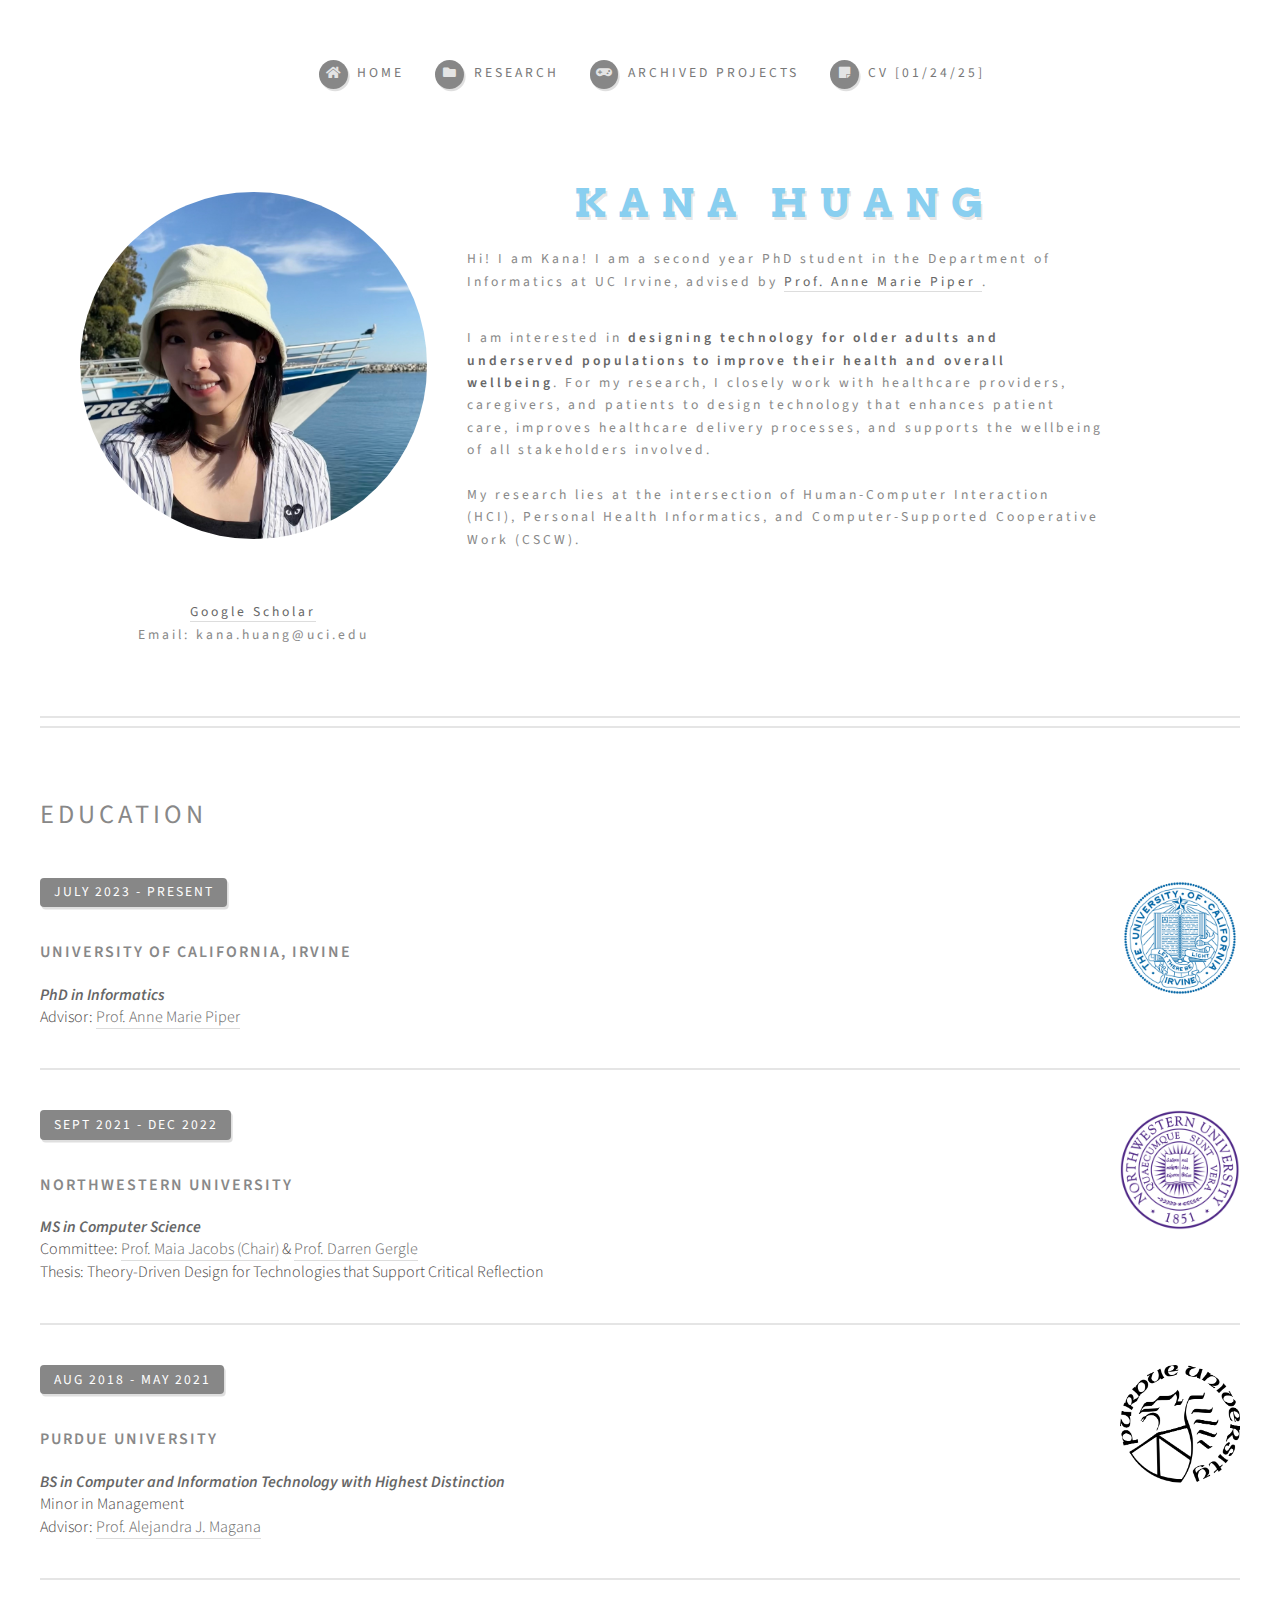
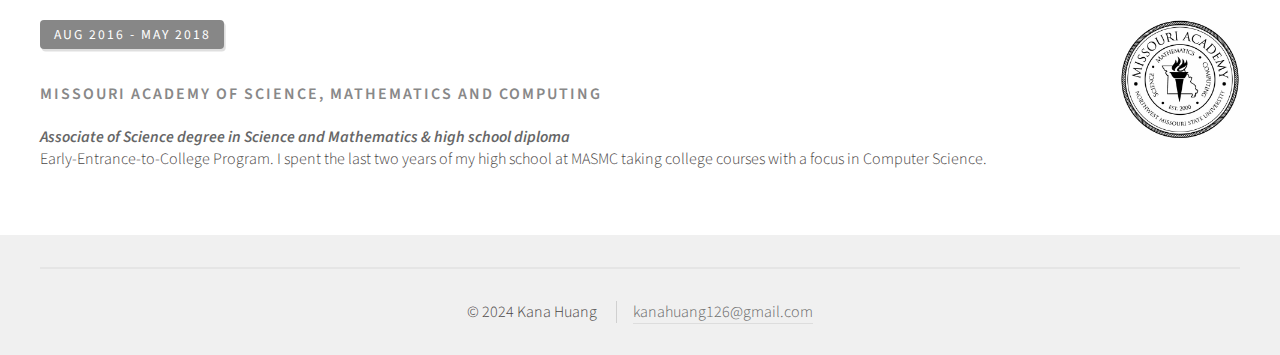
<file: index.html>
<!DOCTYPE HTML>
<!--
	Strongly Typed by HTML5 UP
	html5up.net | @ajlkn
	Free for personal and commercial use under the CCA 3.0 license (html5up.net/license)
-->
<html>
<head>
    <title>Yuanhui "Kana" Huang</title>
    <meta charset="utf-8"/>
    <meta name="viewport" content="width=device-width, initial-scale=1, user-scalable=no"/>
    <link rel="stylesheet" href="assets/css/main.css"/>
</head>
<body class="homepage is-preload">
<div id="page-wrapper">

    <!-- Header -->
    <section id="header">
        <div class="container">
            <article id="top" class="wrapper style1">
                <div class="container">
                    <div class="row">
                        <div class="col-3 col-4-large col-12-medium">
                                <img src="images/k_hs.jpg" alt="" class="round-image"/>
                                <br><br><p style="text-align:center">
                                    <a href="https://scholar.google.com/citations?hl=en&user=hWtTvasAAAAJ" target="_blank"
                                    rel="noopener noreferrer"> Google Scholar</a>
                                    <br>Email: kana.huang@uci.edu
                                
                                </p>
                        </div>
                        <div class="col-6 col-7-large col-12-medium">
                            <!--                            <header>-->
                            <h1>Kana Huang</h1>
                            <!--                            </header>-->
                            <p style="text-align:left;">
                                Hi! I am Kana! I am a second year PhD student in the Department of Informatics at UC Irvine, advised by <a href="https://ics.uci.edu/~ampiper/index.html" target="_blank"
                                rel="noopener noreferrer"> Prof. Anne Marie Piper </a>. 
                            </p>
                            <p style="text-align:left">
                                I am interested in <b>designing technology for older adults and underserved populations to improve their health and overall wellbeing</b>. For my research, 
                                I closely work with healthcare providers, caregivers, and patients to design technology that enhances patient care, improves healthcare delivery processes, and supports the wellbeing of all stakeholders involved.
                                <br><br>My research lies at the intersection of Human-Computer Interaction (HCI), Personal
                                Health Informatics, and Computer-Supported Cooperative Work (CSCW).
                            </p>
                        </div>
                    </div>
                </div>

                <!-- Logo -->
                <!--            <a href="index.html">-->
                <!--                <h1>Kana Huang </h1><br>-->
                <!--                <h3>HCI + Healthcare Researcher</h3></a>-->
                <!--            &lt;!&ndash;                <p style="text-align:left;"><img src="images/kana.jpg" style=max-width:20%;/></p>&ndash;&gt;-->


                <!-- Nav -->
                <nav id="nav">
                    <ul>
                        <li><a class="icon solid fa-home" href="index.html"><span>Home</span></a></li>
                        <li><a class="icon solid fa-folder" href="research.html"><span>Research</span></a></li>
                        <li><a class="icon solid fa-gamepad" href="project.html"><span>Archived Projects</span></a></li>
                        <li><a class="icon solid fa-sticky-note" href="https://drive.google.com/file/d/1bULjVPEk3pvTsdKGuQCFqQso3qcSs8Fj/view?usp=sharing" target="_blank" rel="noopener noreferrer"><span>CV [01/24/25]</span></a></li>
                    </ul>
                </nav>

        </div>
    </section>

    <!-- Features -->
    <!-- <section id="features">
        <div class="container">

            <h2>Take a look at my recent research!</h2>
            <div class="row aln-center">
                <div class="col-4 col-6-medium col-12-small"> -->

                    <!-- Feature -->
                    <!-- <section>
                        <a href="#" class="image featured"><img src="images/postInter.png" alt=""/></a>
                        <header>
                            <h3>In-person Critical Reflection program to Digital Interventions</h3>
                        </header>
                        <p>Transferring the practices from in-person critical reflection
                            program to digital tool design <br>[This is my master's thesis]</p>
                    </section> -->

                <!-- </div>
                <div class="col-4 col-6-medium col-12-small"> -->

                    <!-- Feature -->
                    <!-- <section>
                        <a href="#" class="image featured"><img src="images/interface.png" alt=""/></a>
                        <header>
                            <h3>Designing Tool for Critical Reflection on Mood</h3>
                        </header>
                        <p><b>A daily wellbeing tracker </b>to help people self-reflect critically on
                            their mood and compassion. </p>
                    </section>

                </div>
                <div class="col-4 col-6-medium col-12-small"> -->

                    <!-- Feature -->
                    <!-- <section>
                        <a href="#" class="image featured"><img src="images/lit.png" alt=""/></a>
                        <header>
                            <h3>Current Landscape of Self-Reflection for Mental Health Interventions</h3>
                        </header>
                        <p> Systematic review over 30 papers published in ACM library on how self-reflection has been conceptualized
                            in HCI research thus far
                            <br> [This paper is under review]</p>
                    </section> -->

                <!-- </div>
                <div class="col-12">
                    <ul class="actions">
                        <li><a href="research.html" class="button icon solid fa-file">More information</a></li>
                    </ul>
                </div>
            </div>
        </div>
    </section> -->

    <!-- Main -->
    <section id="main">
        <div class="container">
            <div class="row">

                <!-- Content -->
                <!-- <div id="content" class="col-8 col-12-medium"> -->

                <!-- Post -->
                <article class="box post">
                    <header>
                        <h2>Education</h2>
                    </header>

                    <!-- <li><a href="#" class="button icon solid fa-file">Continue Reading</a></li> -->
                    <section>
                        <ul class="divided">
                            <li>

                                <!-- Excerpt -->
                                <article class="box excerpt">
                                    <header>
                                        <span class="date">July 2023 - Present</span>
                                        <img src="images/UCI.png" alt="" style="float:right;max-width: 10%;"/>
                                        <h3>
                                            <a href="https://polytechnic.purdue.edu/departments/computer-and-information-technology"
                                               target="_blank" rel="noopener noreferrer">University of California,
                                                Irvine</a></h3>
                                    </header>
                                    <p>
                                        <i><b>PhD in Informatics</b></i>
                                        <br> Advisor: <a
                                            href="https://ics.uci.edu/~ampiper/index.html" target="_blank"
                                            rel="noopener noreferrer">Prof. Anne Marie Piper</a>
                                        <br>
                                    </p>

                                </article>

                            </li>
                            <li>

                                <!-- Excerpt -->
                                <article class="box excerpt">
                                    <header>
                                        <span class="date">Sept 2021 - Dec 2022</span>
                                        <img src="images/nw.png" alt="" style="float:right;max-width: 10%;"/>
                                        <h3>
                                            <a href="https://www.mccormick.northwestern.edu/computer-science/academics/graduate/masters/"
                                               target="_blank" rel="noopener noreferrer">Northwestern University </a>
                                        </h3>


                                    </header>
                                    <p>
                                        <i><b>MS in Computer Science</b></i>
                                        <br> Committee: <a
                                            href="https://www.mccormick.northwestern.edu/research-faculty/directory/profiles/jacobs-maia.html"
                                            target="_blank" rel="noopener noreferrer">Prof. Maia Jacobs (Chair)</a> & <a
                                            href="https://dgergle.soc.northwestern.edu/" target="_blank"
                                            rel="noopener noreferrer">Prof. Darren Gergle</a>
                                        <br>Thesis: Theory-Driven Design for Technologies that Support Critical Reflection
                                    </p>
                                </article>

                            </li>
                            <li>

                                <!-- Excerpt -->
                                <article class="box excerpt">
                                    <header>
                                        <span class="date">Aug 2018 - May 2021</span>
                                        <img src="images/Purdue.png" alt="" style="float:right;max-width: 10%;"/>
                                        <h3>
                                            <a href="https://polytechnic.purdue.edu/departments/computer-and-information-technology"
                                               target="_blank" rel="noopener noreferrer">Purdue University</a></h3>
                                    </header>
                                    <p>
                                        <i><b>BS in Computer and Information Technology with Highest
                                            Distinction</b></i>
                                        <br> Minor in Management <br> Advisor: <a
                                            href="https://polytechnic.purdue.edu/profile/admagana" target="_blank"
                                            rel="noopener noreferrer">Prof. Alejandra J. Magana</a>
                                        <br>
                                    </p>

                                </article>

                            </li>
                            <li>

                                <!-- Excerpt -->
                                <article class="box excerpt">
                                    <header>
                                        <span class="date">Aug 2016 - May 2018</span>
                                        <img src="images/missouri.jpeg" alt="" style="float:right;max-width: 10%;"/>
                                        <h3>
                                            <a href="https://nwmissouri.smartcatalogiq.com/en/2016-2017/Undergraduate-Catalog/The-Missouri-Academy-of-Science-Mathematics-and-Computing-81"
                                               target="_blank" rel="noopener noreferrer">Missouri Academy of Science,
                                                Mathematics and Computing</a></h3>
                                    </header>
                                    <p>
                                        <i><b>Associate of Science degree in Science and Mathematics & high school
                                            diploma </b></i><br>
                                        Early-Entrance-to-College Program. I spent the last two years of my high school
                                        at MASMC taking college courses with a focus in Computer Science.
                                    </p>
                                </article>

                            </li>
                        </ul>
                    </section>
                </article>

                <!-- Post -->
                <!-- <article class="box post">
                    <header>
                        <h2><a href="#">By the way, many thanks to <strong>regularjane</strong>
                        for these awesome demo photos</a></h2>
                    </header>
                    <a href="#" class="image featured"><img src="images/pic05.jpg" alt="" /></a>
                    <h3>You should probably check out her work</h3>
                    <p>Phasellus laoreet massa id justo mattis pharetra. Fusce suscipit
                    ligula vel quam viverra sit amet mollis tortor congue. Sed quis mauris
                    sit amet magna accumsan tristique. Curabitur leo nibh, rutrum eu malesuada
                    in, tristique at erat lorem ipsum dolor sit amet lorem ipsum sed consequat
                    consequat magna tempus lorem ipsum consequat Phasellus laoreet massa id
                    in, tristique at erat lorem ipsum dolor sit amet lorem ipsum sed consequat
                    magna tempus veroeros lorem sed tempus aliquam lorem ipsum veroeros
                    consequat magna tempus lorem ipsum consequat Phasellus laoreet massa id
                    justo mattis pharetra. Fusce suscipit ligula vel quam viverra sit amet
                    mollis tortor congue. Sed quis mauris sit amet magna accumsan tristique.
                    Curabitur leo nibh, rutrum malesuada.</p>
                    <p>Erat lorem ipsum veroeros consequat magna tempus lorem ipsum consequat
                    Phasellus laoreet massa id justo mattis pharetra. Fusce suscipit ligula
                    vel quam viverra sit amet mollis tortor congue. Sed quis mauris sit amet
                    magna accumsan tristique. Curabitur leo nibh, rutrum eu malesuada in,
                    tristique at erat. Curabitur leo nibh, rutrum eu malesuada in, tristique
                    at erat lorem ipsum dolor sit amet lorem ipsum sed consequat magna
                    tempus veroeros lorem sed tempus aliquam lorem ipsum veroeros consequat
                    magna tempus.</p>
                    <ul class="actions">
                        <li><a href="#" class="button icon solid fa-file">Continue Reading</a></li>
                    </ul>
                </article> -->

                <!-- </div> -->

                <!-- Sidebar -->
                <!-- <div id="sidebar" class="col-4 col-12-medium"> -->

                <!-- <section>
                    <ul class="divided">
                        <li>
                                <article class="box excerpt">
                                    <header>
                                        <span class="date">Sept 2021 - Dec 2022</span>
                                        <h3><a href="https://www.mccormick.northwestern.edu/computer-science/academics/graduate/masters/">Northwestern University </a></h3>
                                        <p>MS in Computer Science</p>
                                    </header>

                                </article>

                        </li>
                        <li>

                                <article class="box excerpt">
                                    <header>
                                        <span class="date">Aug 2018 - May 2021</span>
                                        <h3><a href="https://polytechnic.purdue.edu/departments/computer-and-information-technology">Purdue University</a></h3>
                                        <p>BS in Computer and Information Technology with Highest Distinction <br> Minor in Management</p>
                                    </header>
                                    <p>

                                    </p>

                                </article>

                        </li>
                        <li>

                                <article class="box excerpt">
                                    <header>
                                        <span class="date">Aug 2016 - May 2018</span>
                                        <h3><a href="https://nwmissouri.smartcatalogiq.com/en/2016-2017/Undergraduate-Catalog/The-Missouri-Academy-of-Science-Mathematics-and-Computing-81">Missouri Academy of Science, Mathematics and Computing</a> </h3>
                                    </header>
                                    <p>
                                    This is a Early-Entrance-to-College Program. I spent the last two years of my high school at here taking college courses with a focus in Computer Science.
                                    I received an Associate of Science degree in Science and Mathematics, as well as a high school diploma in May 2018</p>
                                </article>

                        </li>
                    </ul>
                </section> -->

                <!-- Highlights -->
                <!-- <section>
                    <ul class="divided">
                        <li>

                                <article class="box highlight">
                                    <header>
                                        <h3><a href="#">Something of note</a></h3>
                                    </header>
                                    <a href="#" class="image left"><img src="images/pic06.jpg" alt="" /></a>
                                    <p>Phasellus sed laoreet massa id justo mattis pharetra. Fusce suscipit ligula vel quam
                                    viverra sit amet mollis tortor congue magna lorem ipsum dolor et quisque ut odio facilisis
                                    convallis. Etiam non nunc vel est suscipit convallis non id orci. Ut interdum tempus
                                    facilisis convallis. Etiam non nunc vel est suscipit convallis non id orci.</p>
                                    <ul class="actions">
                                        <li><a href="#" class="button icon solid fa-file">Learn More</a></li>
                                    </ul>
                                </article>

                        </li>
                        <li>
                                <article class="box highlight">
                                    <header>
                                        <h3><a href="#">Something of less note</a></h3>
                                    </header>
                                    <a href="#" class="image left"><img src="images/pic07.jpg" alt="" /></a>
                                    <p>Phasellus sed laoreet massa id justo mattis pharetra. Fusce suscipit ligula vel quam
                                    viverra sit amet mollis tortor congue magna lorem ipsum dolor et quisque ut odio facilisis
                                    convallis. Etiam non nunc vel est suscipit convallis non id orci. Ut interdum tempus
                                    facilisis convallis. Etiam non nunc vel est suscipit convallis non id orci.</p>
                                    <ul class="actions">
                                        <li><a href="#" class="button icon solid fa-file">Learn More</a></li>
                                    </ul>
                                </article>

                        </li>
                    </ul>
                </section> -->

                <!-- </div> -->

            </div>
        </div>
    </section>

    <div id="copyright" class="container">
        <ul class="links">
            <li>&copy; 2024 Kana Huang</li>
            <li><a href="#">kanahuang126@gmail.com</a></li>
        </ul>
    </div>
</div>

<!-- Scripts -->
<script src="assets/js/jquery.min.js"></script>
<script src="assets/js/jquery.dropotron.min.js"></script>
<script src="assets/js/browser.min.js"></script>
<script src="assets/js/breakpoints.min.js"></script>
<script src="assets/js/util.js"></script>
<script src="assets/js/main.js"></script>

</body>
</html>
</file>
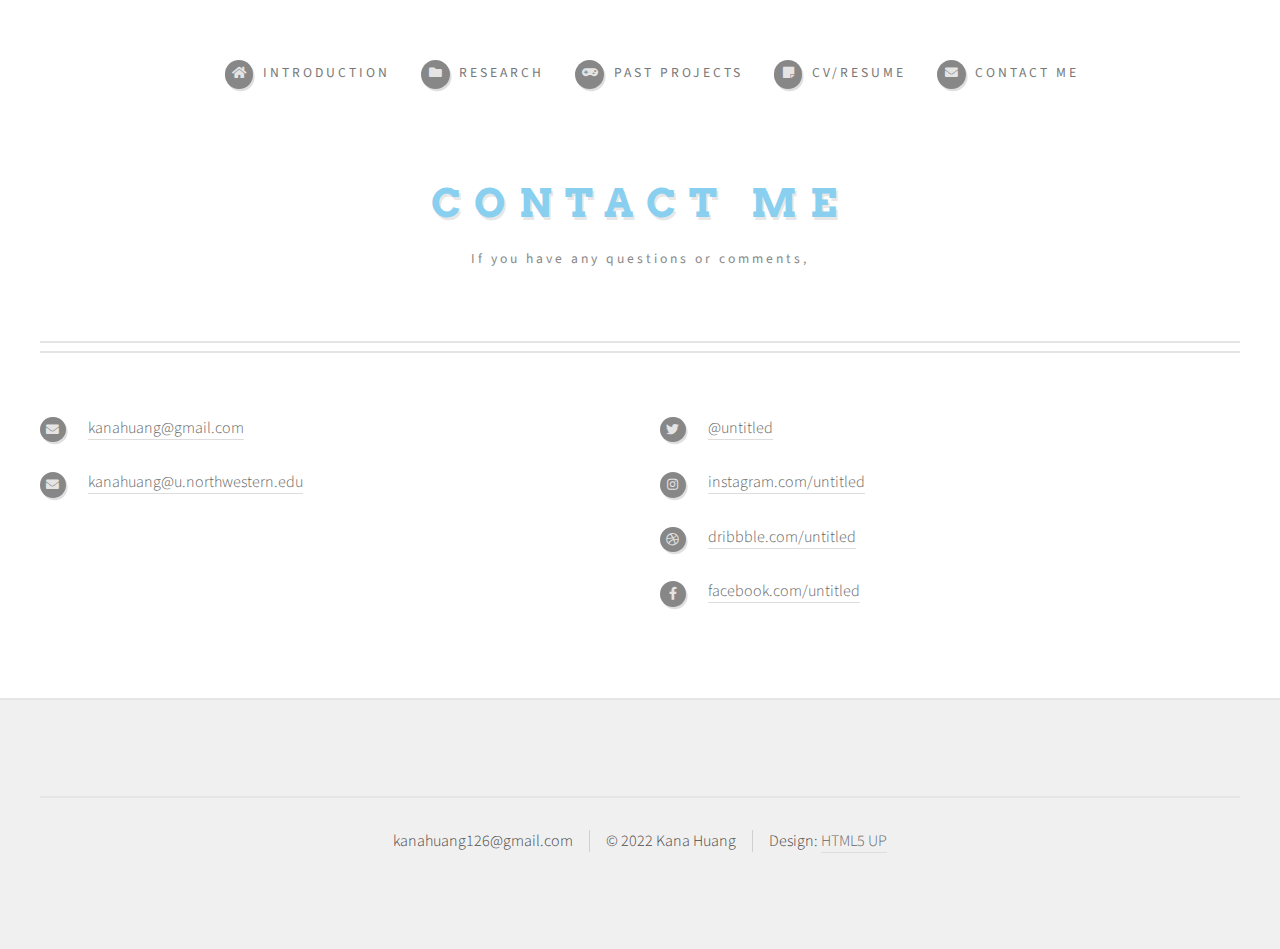
<file: contact.html>
<!DOCTYPE HTML>
<!--
	Strongly Typed by HTML5 UP
	html5up.net | @ajlkn
	Free for personal and commercial use under the CCA 3.0 license (html5up.net/license)
-->
<html>
	<head>
		<title>No Sidebar - Strongly Typed by HTML5 UP</title>
		<meta charset="utf-8" />
		<meta name="viewport" content="width=device-width, initial-scale=1, user-scalable=no" />
		<link rel="stylesheet" href="assets/css/main.css" />
	</head>
	<body class="no-sidebar is-preload">
		<div id="page-wrapper">

			<!-- Header -->
				<section id="header">
					<div class="container">

						<!-- Logo -->
							<h1 id="logo"><a href="index.html">Contact Me</a></h1>
							<p>If you have any questions or comments, </p>

						<!-- Nav -->
						<nav id="nav">
							<ul>
								<li><a class="icon solid fa-home" href="index.html"><span>Introduction</span></a></li>
								<!-- <li>
									<a href="#" class="icon solid fa-folder"><span>Research</span></a>
									<ul>
										<li><a href="#">Digitalize In-person Critical Reflection</a></li>
										<li><a href="#">Critical Reflection on Mood</a></li>
										<li><a href="#">Etiam dolore nisl</a></li>
										<li>
											<a href="#">Phasellus consequat</a>
											<ul>
												<li><a href="#">Magna phasellus</a></li>
												<li><a href="#">Etiam dolore nisl</a></li>
												<li><a href="#">Phasellus consequat</a></li>
											</ul>
										</li>
										<li><a href="#">Veroeros feugiat</a></li>
									</ul>
								</li> -->
								<li><a class="icon solid fa-folder" href="research.html"><span>Research</span></a></li>
								<li><a class="icon solid fa-gamepad" href="project.html"><span>Past Projects</span></a></li>
								<li><a class="icon solid fa-sticky-note" href="cv.html"><span>CV/Resume</span></a></li>
								<li><a class="icon solid fa-envelope" href="contact.html"><span>Contact ME</span></a></li>
							</ul>
						</nav>

					</div>
				</section>

			<!-- Main -->
				<section id="main">
					<div class="container">
						<div id="content">
							<!-- Post -->
							<section>
								<div class="row">
									<div class="col-6 col-12-small">
										<ul class="icons">
											<li class="icon solid fa-envelope">
												<a href="#">kanahuang@gmail.com</a>
											</li>
											<li class="icon solid fa-envelope">
												<a href="#">kanahuang@u.northwestern.edu</a>
											</li>
										</ul>
									</div>
									<div class="col-6 col-12-small">
										<ul class="icons">
											<li class="icon brands fa-twitter">
												<a href="#">@untitled</a>
											</li>
											<li class="icon brands fa-instagram">
												<a href="#">instagram.com/untitled</a>
											</li>
											<li class="icon brands fa-dribbble">
												<a href="#">dribbble.com/untitled</a>
											</li>
											<li class="icon brands fa-facebook-f">
												<a href="#">facebook.com/untitled</a>
											</li>
										</ul>
									</div>
								</div>
							</section>
						</div>
					</div>
				</section>

			<!-- Footer -->
				<section id="footer">
					<div id="copyright" class="container">
						<ul class="links">
							<li>kanahuang126@gmail.com</li><li>&copy; 2022 Kana Huang</li><li>Design: <a href="http://html5up.net">HTML5 UP</a></li>
						</ul>
					</div>
				</section>

		</div>

		<!-- Scripts -->
			<script src="assets/js/jquery.min.js"></script>
			<script src="assets/js/jquery.dropotron.min.js"></script>
			<script src="assets/js/browser.min.js"></script>
			<script src="assets/js/breakpoints.min.js"></script>
			<script src="assets/js/util.js"></script>
			<script src="assets/js/main.js"></script>

	</body>
</html>
</file>
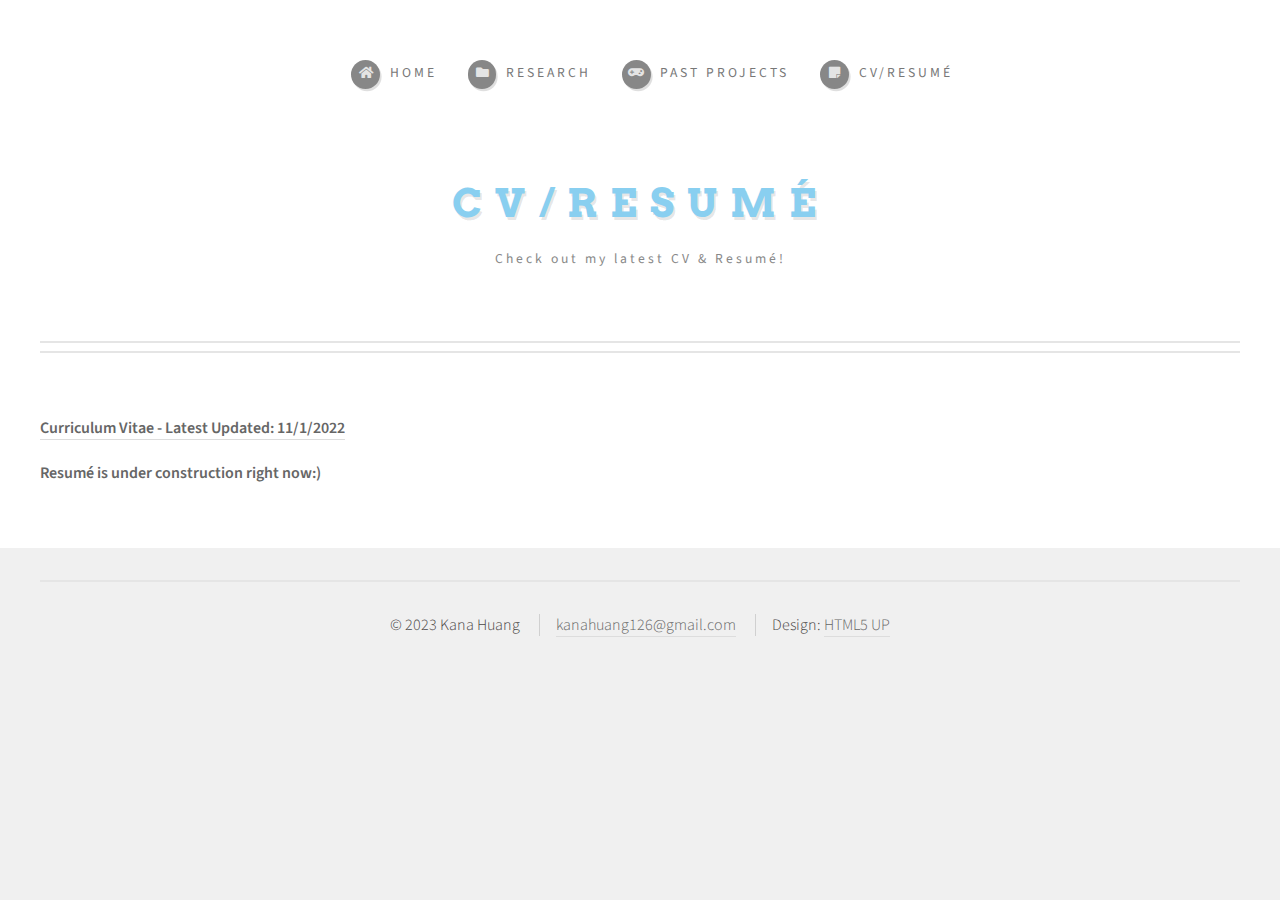
<file: cv.html>
<!DOCTYPE HTML>
<!--
	Strongly Typed by HTML5 UP
	html5up.net | @ajlkn
	Free for personal and commercial use under the CCA 3.0 license (html5up.net/license)
-->
<html>
<head>
    <title>Kana's CV/Resume</title>
    <meta charset="utf-8"/>
    <meta name="viewport" content="width=device-width, initial-scale=1, user-scalable=no"/>
    <link rel="stylesheet" href="assets/css/main.css"/>
</head>
<body class="no-sidebar is-preload">
<div id="page-wrapper">

    <!-- Header -->
    <section id="header">
        <div class="container">

            <!-- Logo -->
            <h1 id="logo"><a href="index.html">CV/Resumé</a></h1>
            <p>Check out my latest CV & Resumé!</p>

            <!-- Nav -->
            <nav id="nav">
                <ul>
                    <li><a class="icon solid fa-home" href="index.html"><span>Home</span></a></li>
                    <li><a class="icon solid fa-folder" href="research.html"><span>Research</span></a></li>
                    <li><a class="icon solid fa-gamepad" href="project.html"><span>Past Projects</span></a></li>
                    <li><a class="icon solid fa-sticky-note" href="cv.html"><span>CV/Resumé</span></a></li>
                </ul>
            </nav>

        </div>
    </section>

    <!-- Main -->
    <section id="main">
        <div class="container">
            <b>
                <a href="https://drive.google.com/file/d/1bULjVPEk3pvTsdKGuQCFqQso3qcSs8Fj/view?usp=sharing"
                   target="_blank" rel="noopener noreferrer">Curriculum Vitae - Latest Updated: 11/1/2022</a><br><br>

<!-- 
                <a href="https://drive.google.com/file/d/1L4N3-k57bzee8CRuEOVOPzkhfeMU6GpG/view?usp=sharing"
                   target="_blank" rel="noopener noreferrer"> Resumé- Latest Updated: 11/5/2023</a><br> -->
                   Resumé is under construction right now:)
            </b>
        </div>
    </section>
    <div id="copyright" class="container">
        <ul class="links">
            <li>&copy; 2023 Kana Huang</li>
            <li><a href="#">kanahuang126@gmail.com</a></li>
            <li>Design: <a href="http://html5up.net">HTML5 UP</a></li>
        </ul>
    </div>

</div>

<!-- Scripts -->
<script src="assets/js/jquery.min.js"></script>
<script src="assets/js/jquery.dropotron.min.js"></script>
<script src="assets/js/browser.min.js"></script>
<script src="assets/js/breakpoints.min.js"></script>
<script src="assets/js/util.js"></script>
<script src="assets/js/main.js"></script>

</body>
</html>
</file>
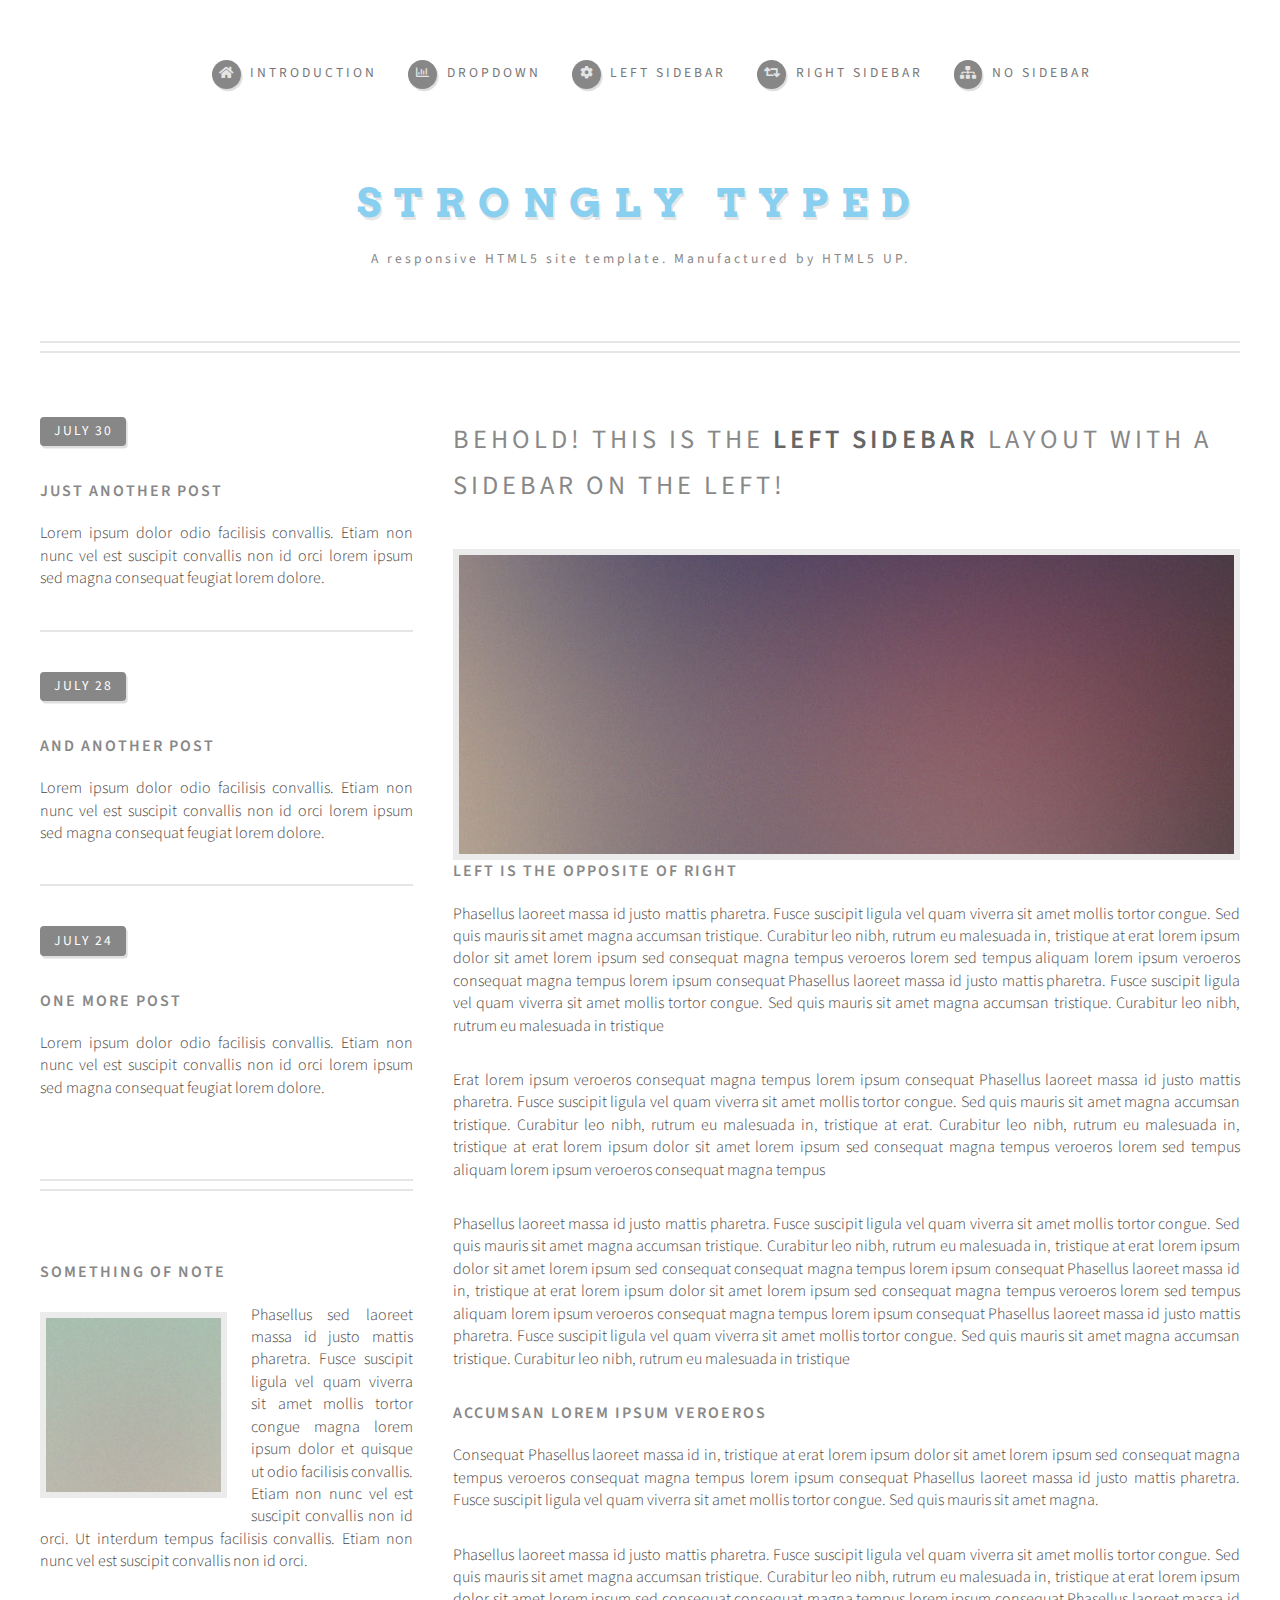
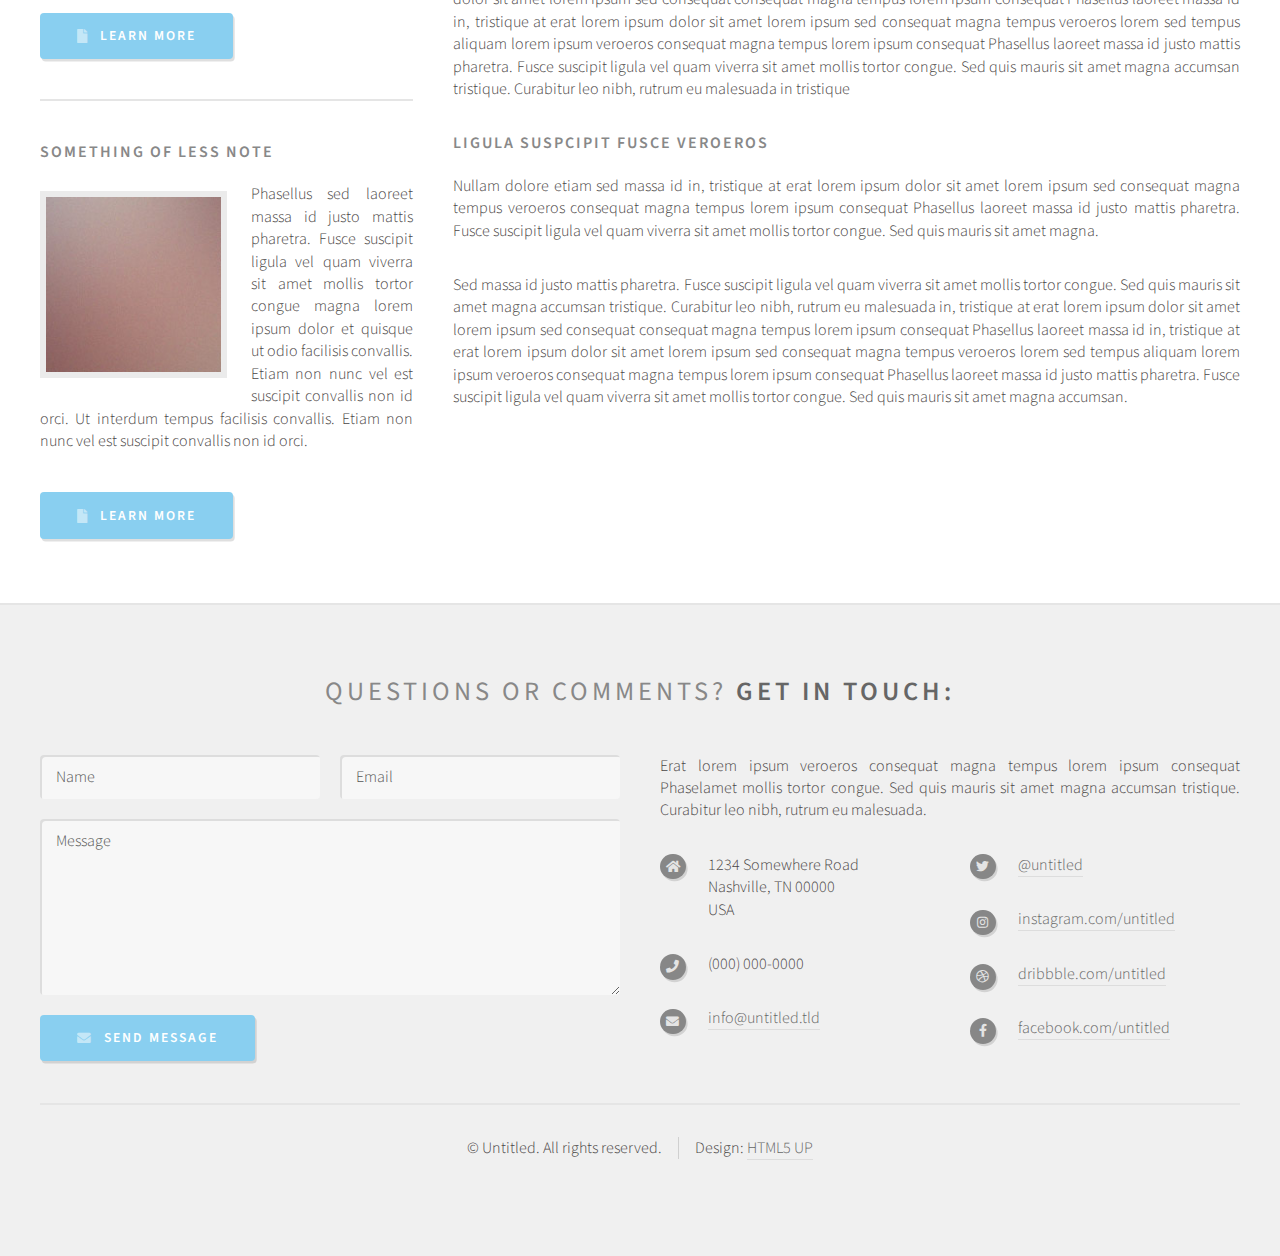
<file: left-sidebar.html>
<!DOCTYPE HTML>
<!--
	Strongly Typed by HTML5 UP
	html5up.net | @ajlkn
	Free for personal and commercial use under the CCA 3.0 license (html5up.net/license)
-->
<html>
	<head>
		<title>Left Sidebar - Strongly Typed by HTML5 UP</title>
		<meta charset="utf-8" />
		<meta name="viewport" content="width=device-width, initial-scale=1, user-scalable=no" />
		<link rel="stylesheet" href="assets/css/main.css" />
	</head>
	<body class="left-sidebar is-preload">
		<div id="page-wrapper">

			<!-- Header -->
				<section id="header">
					<div class="container">

						<!-- Logo -->
							<h1 id="logo"><a href="index.html">Strongly Typed</a></h1>
							<p>A responsive HTML5 site template. Manufactured by HTML5 UP.</p>

						<!-- Nav -->
							<nav id="nav">
								<ul>
									<li><a class="icon solid fa-home" href="index.html"><span>Introduction</span></a></li>
									<li>
										<a href="#" class="icon fa-chart-bar"><span>Dropdown</span></a>
										<ul>
											<li><a href="#">Lorem ipsum dolor</a></li>
											<li><a href="#">Magna phasellus</a></li>
											<li><a href="#">Etiam dolore nisl</a></li>
											<li>
												<a href="#">Phasellus consequat</a>
												<ul>
													<li><a href="#">Magna phasellus</a></li>
													<li><a href="#">Etiam dolore nisl</a></li>
													<li><a href="#">Phasellus consequat</a></li>
												</ul>
											</li>
											<li><a href="#">Veroeros feugiat</a></li>
										</ul>
									</li>
									<li><a class="icon solid fa-cog" href="left-sidebar.html"><span>Left Sidebar</span></a></li>
									<li><a class="icon solid fa-retweet" href="right-sidebar.html"><span>Right Sidebar</span></a></li>
									<li><a class="icon solid fa-sitemap" href="no-sidebar.html"><span>No Sidebar</span></a></li>
								</ul>
							</nav>

					</div>
				</section>

			<!-- Main -->
				<section id="main">
					<div class="container">
						<div class="row">

							<!-- Sidebar -->
								<div id="sidebar" class="col-4 col-12-medium">

									<!-- Excerpts -->
										<section>
											<ul class="divided">
												<li>

													<!-- Excerpt -->
														<article class="box excerpt">
															<header>
																<span class="date">July 30</span>
																<h3><a href="#">Just another post</a></h3>
															</header>
															<p>Lorem ipsum dolor odio facilisis convallis. Etiam non nunc vel est
															suscipit convallis non id orci lorem ipsum sed magna consequat feugiat lorem dolore.</p>
														</article>

												</li>
												<li>

													<!-- Excerpt -->
														<article class="box excerpt">
															<header>
																<span class="date">July 28</span>
																<h3><a href="#">And another post</a></h3>
															</header>
															<p>Lorem ipsum dolor odio facilisis convallis. Etiam non nunc vel est
															suscipit convallis non id orci lorem ipsum sed magna consequat feugiat lorem dolore.</p>
														</article>

												</li>
												<li>

													<!-- Excerpt -->
														<article class="box excerpt">
															<header>
																<span class="date">July 24</span>
																<h3><a href="#">One more post</a></h3>
															</header>
															<p>Lorem ipsum dolor odio facilisis convallis. Etiam non nunc vel est
															suscipit convallis non id orci lorem ipsum sed magna consequat feugiat lorem dolore.</p>
														</article>

												</li>
											</ul>
										</section>

									<!-- Highlights -->
										<section>
											<ul class="divided">
												<li>

													<!-- Highlight -->
														<article class="box highlight">
															<header>
																<h3><a href="#">Something of note</a></h3>
															</header>
															<a href="#" class="image left"><img src="images/pic06.jpg" alt="" /></a>
															<p>Phasellus sed laoreet massa id justo mattis pharetra. Fusce suscipit ligula vel quam
															viverra sit amet mollis tortor congue magna lorem ipsum dolor et quisque ut odio facilisis
															convallis. Etiam non nunc vel est suscipit convallis non id orci. Ut interdum tempus
															facilisis convallis. Etiam non nunc vel est suscipit convallis non id orci.</p>
															<ul class="actions">
																<li><a href="#" class="button icon solid fa-file">Learn More</a></li>
															</ul>
														</article>

												</li>
												<li>

													<!-- Highlight -->
														<article class="box highlight">
															<header>
																<h3><a href="#">Something of less note</a></h3>
															</header>
															<a href="#" class="image left"><img src="images/pic07.jpg" alt="" /></a>
															<p>Phasellus sed laoreet massa id justo mattis pharetra. Fusce suscipit ligula vel quam
															viverra sit amet mollis tortor congue magna lorem ipsum dolor et quisque ut odio facilisis
															convallis. Etiam non nunc vel est suscipit convallis non id orci. Ut interdum tempus
															facilisis convallis. Etiam non nunc vel est suscipit convallis non id orci.</p>
															<ul class="actions">
																<li><a href="#" class="button icon solid fa-file">Learn More</a></li>
															</ul>
														</article>

												</li>
											</ul>
										</section>

								</div>

							<!-- Content -->
								<div id="content" class="col-8 col-12-medium imp-medium">

									<!-- Post -->
										<article class="box post">
											<header>
												<h2>Behold! This is the <strong>left sidebar</strong> layout<br />
												with a sidebar on the left!</h2>
											</header>
											<span class="image featured"><img src="images/pic04.jpg" alt="" /></span>
											<h3>Left is the opposite of right</h3>
											<p>Phasellus laoreet massa id justo mattis pharetra. Fusce suscipit
											ligula vel quam viverra sit amet mollis tortor congue. Sed quis mauris
											sit amet magna accumsan tristique. Curabitur leo nibh, rutrum eu malesuada
											in, tristique at erat lorem ipsum dolor sit amet lorem ipsum sed consequat
											magna tempus veroeros lorem sed tempus aliquam lorem ipsum veroeros
											consequat magna tempus lorem ipsum consequat Phasellus laoreet massa id
											justo mattis pharetra. Fusce suscipit ligula vel quam viverra sit amet
											mollis tortor congue. Sed quis mauris sit amet magna accumsan tristique.
											Curabitur leo nibh, rutrum eu malesuada in tristique</p>
											<p>Erat lorem ipsum veroeros consequat magna tempus lorem ipsum consequat
											Phasellus laoreet massa id justo mattis pharetra. Fusce suscipit ligula
											vel quam viverra sit amet mollis tortor congue. Sed quis mauris sit amet
											magna accumsan tristique. Curabitur leo nibh, rutrum eu malesuada in,
											tristique at erat. Curabitur leo nibh, rutrum eu malesuada in, tristique
											at erat lorem ipsum dolor sit amet lorem ipsum sed consequat magna
											tempus veroeros lorem sed tempus aliquam lorem ipsum veroeros consequat
											magna tempus</p>
											<p>Phasellus laoreet massa id justo mattis pharetra. Fusce suscipit
											ligula vel quam viverra sit amet mollis tortor congue. Sed quis mauris
											sit amet magna accumsan tristique. Curabitur leo nibh, rutrum eu malesuada
											in, tristique at erat lorem ipsum dolor sit amet lorem ipsum sed consequat
											consequat magna tempus lorem ipsum consequat Phasellus laoreet massa id
											in, tristique at erat lorem ipsum dolor sit amet lorem ipsum sed consequat
											magna tempus veroeros lorem sed tempus aliquam lorem ipsum veroeros
											consequat magna tempus lorem ipsum consequat Phasellus laoreet massa id
											justo mattis pharetra. Fusce suscipit ligula vel quam viverra sit amet
											mollis tortor congue. Sed quis mauris sit amet magna accumsan tristique.
											Curabitur leo nibh, rutrum eu malesuada in tristique</p>
											<h3>Accumsan lorem ipsum veroeros</h3>
											<p>Consequat Phasellus laoreet massa id in, tristique at erat lorem
											ipsum dolor sit amet lorem ipsum sed consequat magna tempus veroeros
											consequat magna tempus lorem ipsum consequat Phasellus laoreet massa id
											justo mattis pharetra. Fusce suscipit ligula vel quam viverra sit amet
											mollis tortor congue. Sed quis mauris sit amet magna.</p>
											<p>Phasellus laoreet massa id justo mattis pharetra. Fusce suscipit
											ligula vel quam viverra sit amet mollis tortor congue. Sed quis mauris
											sit amet magna accumsan tristique. Curabitur leo nibh, rutrum eu malesuada
											in, tristique at erat lorem ipsum dolor sit amet lorem ipsum sed consequat
											consequat magna tempus lorem ipsum consequat Phasellus laoreet massa id
											in, tristique at erat lorem ipsum dolor sit amet lorem ipsum sed consequat
											magna tempus veroeros lorem sed tempus aliquam lorem ipsum veroeros
											consequat magna tempus lorem ipsum consequat Phasellus laoreet massa id
											justo mattis pharetra. Fusce suscipit ligula vel quam viverra sit amet
											mollis tortor congue. Sed quis mauris sit amet magna accumsan tristique.
											Curabitur leo nibh, rutrum eu malesuada in tristique</p>
											<h3>Ligula suspcipit fusce veroeros</h3>
											<p>Nullam dolore etiam sed massa id in, tristique at erat lorem
											ipsum dolor sit amet lorem ipsum sed consequat magna tempus veroeros
											consequat magna tempus lorem ipsum consequat Phasellus laoreet massa id
											justo mattis pharetra. Fusce suscipit ligula vel quam viverra sit amet
											mollis tortor congue. Sed quis mauris sit amet magna.</p>
											<p>Sed massa id justo mattis pharetra. Fusce suscipit
											ligula vel quam viverra sit amet mollis tortor congue. Sed quis mauris
											sit amet magna accumsan tristique. Curabitur leo nibh, rutrum eu malesuada
											in, tristique at erat lorem ipsum dolor sit amet lorem ipsum sed consequat
											consequat magna tempus lorem ipsum consequat Phasellus laoreet massa id
											in, tristique at erat lorem ipsum dolor sit amet lorem ipsum sed consequat
											magna tempus veroeros lorem sed tempus aliquam lorem ipsum veroeros
											consequat magna tempus lorem ipsum consequat Phasellus laoreet massa id
											justo mattis pharetra. Fusce suscipit ligula vel quam viverra sit amet
											mollis tortor congue. Sed quis mauris sit amet magna accumsan.</p>
										</article>

								</div>

						</div>
					</div>
				</section>

			<!-- Footer -->
				<section id="footer">
					<div class="container">
						<header>
							<h2>Questions or comments? <strong>Get in touch:</strong></h2>
						</header>
						<div class="row">
							<div class="col-6 col-12-medium">
								<section>
									<form method="post" action="#">
										<div class="row gtr-50">
											<div class="col-6 col-12-small">
												<input name="name" placeholder="Name" type="text" />
											</div>
											<div class="col-6 col-12-small">
												<input name="email" placeholder="Email" type="text" />
											</div>
											<div class="col-12">
												<textarea name="message" placeholder="Message"></textarea>
											</div>
											<div class="col-12">
												<a href="#" class="form-button-submit button icon solid fa-envelope">Send Message</a>
											</div>
										</div>
									</form>
								</section>
							</div>
							<div class="col-6 col-12-medium">
								<section>
									<p>Erat lorem ipsum veroeros consequat magna tempus lorem ipsum consequat Phaselamet
									mollis tortor congue. Sed quis mauris sit amet magna accumsan tristique. Curabitur
									leo nibh, rutrum eu malesuada.</p>
									<div class="row">
										<div class="col-6 col-12-small">
											<ul class="icons">
												<li class="icon solid fa-home">
													1234 Somewhere Road<br />
													Nashville, TN 00000<br />
													USA
												</li>
												<li class="icon solid fa-phone">
													(000) 000-0000
												</li>
												<li class="icon solid fa-envelope">
													<a href="#">info@untitled.tld</a>
												</li>
											</ul>
										</div>
										<div class="col-6 col-12-small">
											<ul class="icons">
												<li class="icon brands fa-twitter">
													<a href="#">@untitled</a>
												</li>
												<li class="icon brands fa-instagram">
													<a href="#">instagram.com/untitled</a>
												</li>
												<li class="icon brands fa-dribbble">
													<a href="#">dribbble.com/untitled</a>
												</li>
												<li class="icon brands fa-facebook-f">
													<a href="#">facebook.com/untitled</a>
												</li>
											</ul>
										</div>
									</div>
								</section>
							</div>
						</div>
					</div>
					<div id="copyright" class="container">
						<ul class="links">
							<li>&copy; Untitled. All rights reserved.</li><li>Design: <a href="http://html5up.net">HTML5 UP</a></li>
						</ul>
					</div>
				</section>

		</div>

		<!-- Scripts -->
			<script src="assets/js/jquery.min.js"></script>
			<script src="assets/js/jquery.dropotron.min.js"></script>
			<script src="assets/js/browser.min.js"></script>
			<script src="assets/js/breakpoints.min.js"></script>
			<script src="assets/js/util.js"></script>
			<script src="assets/js/main.js"></script>

	</body>
</html>
</file>
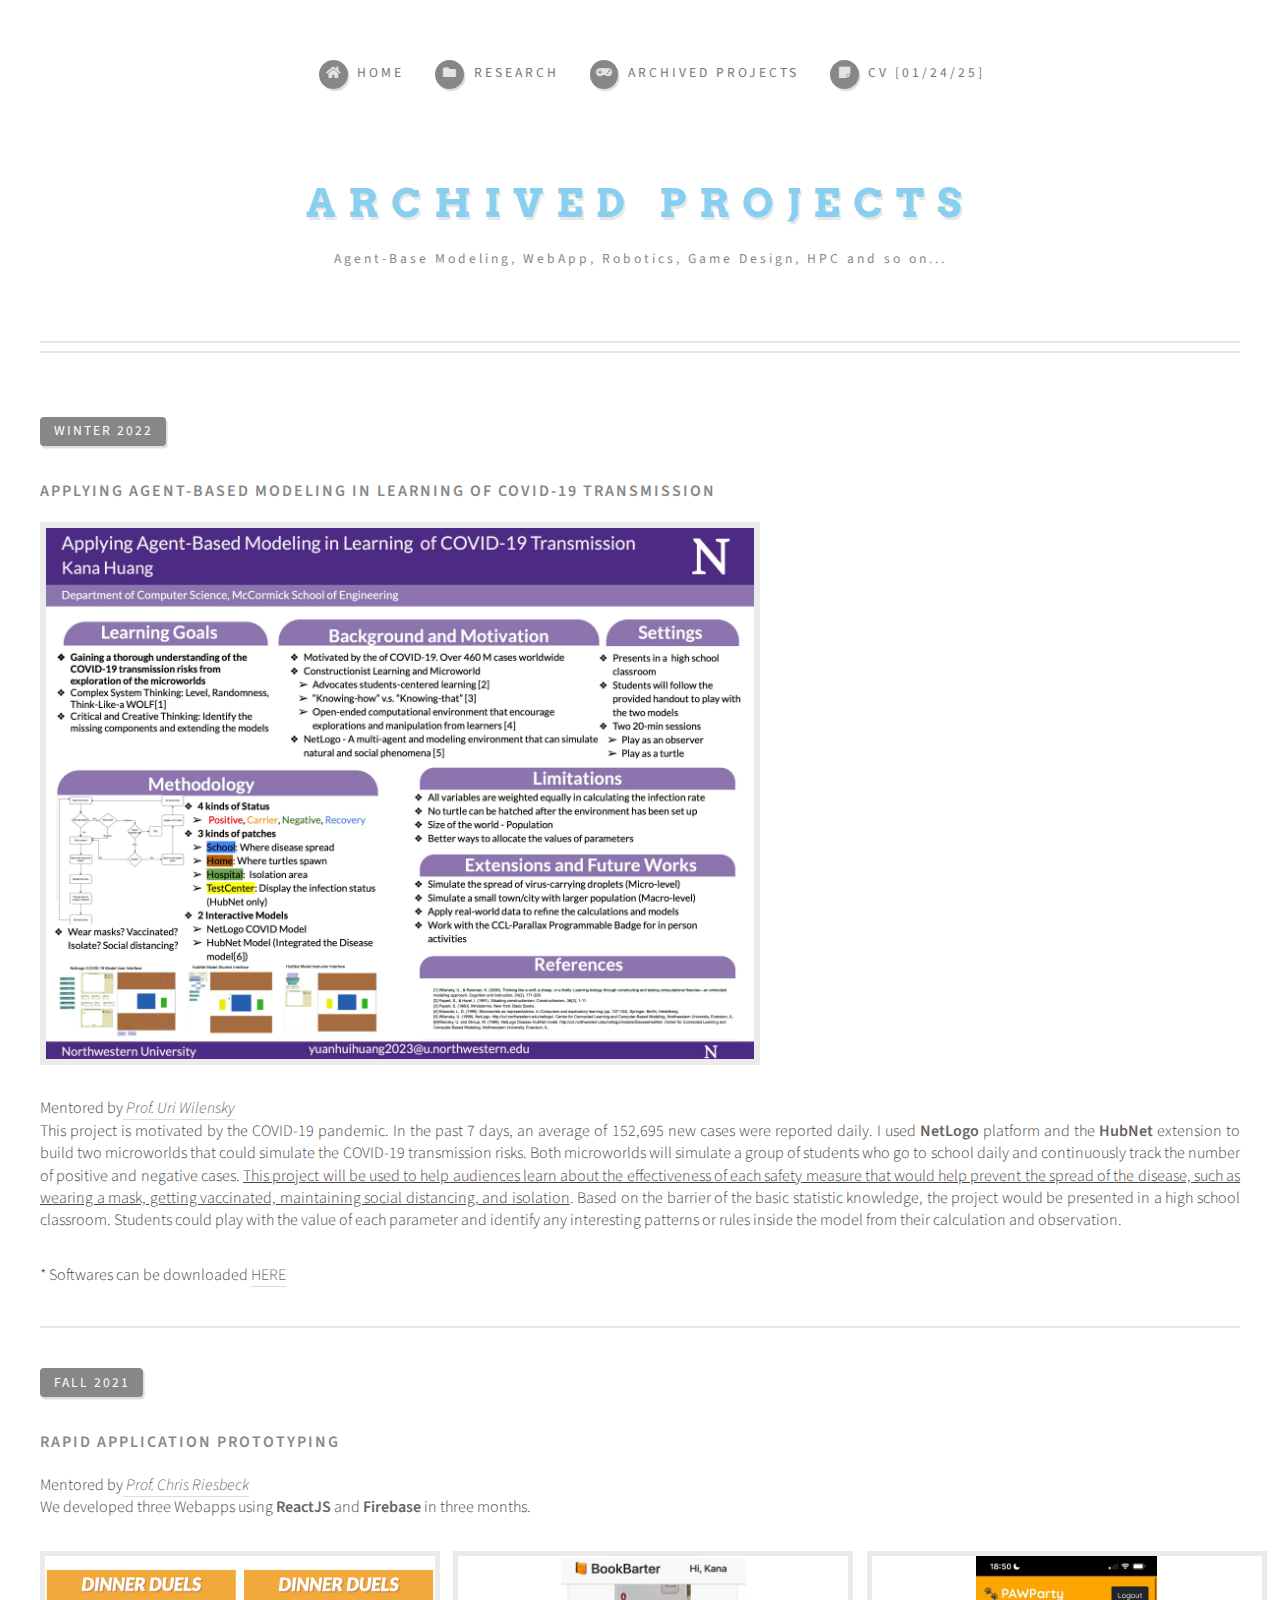
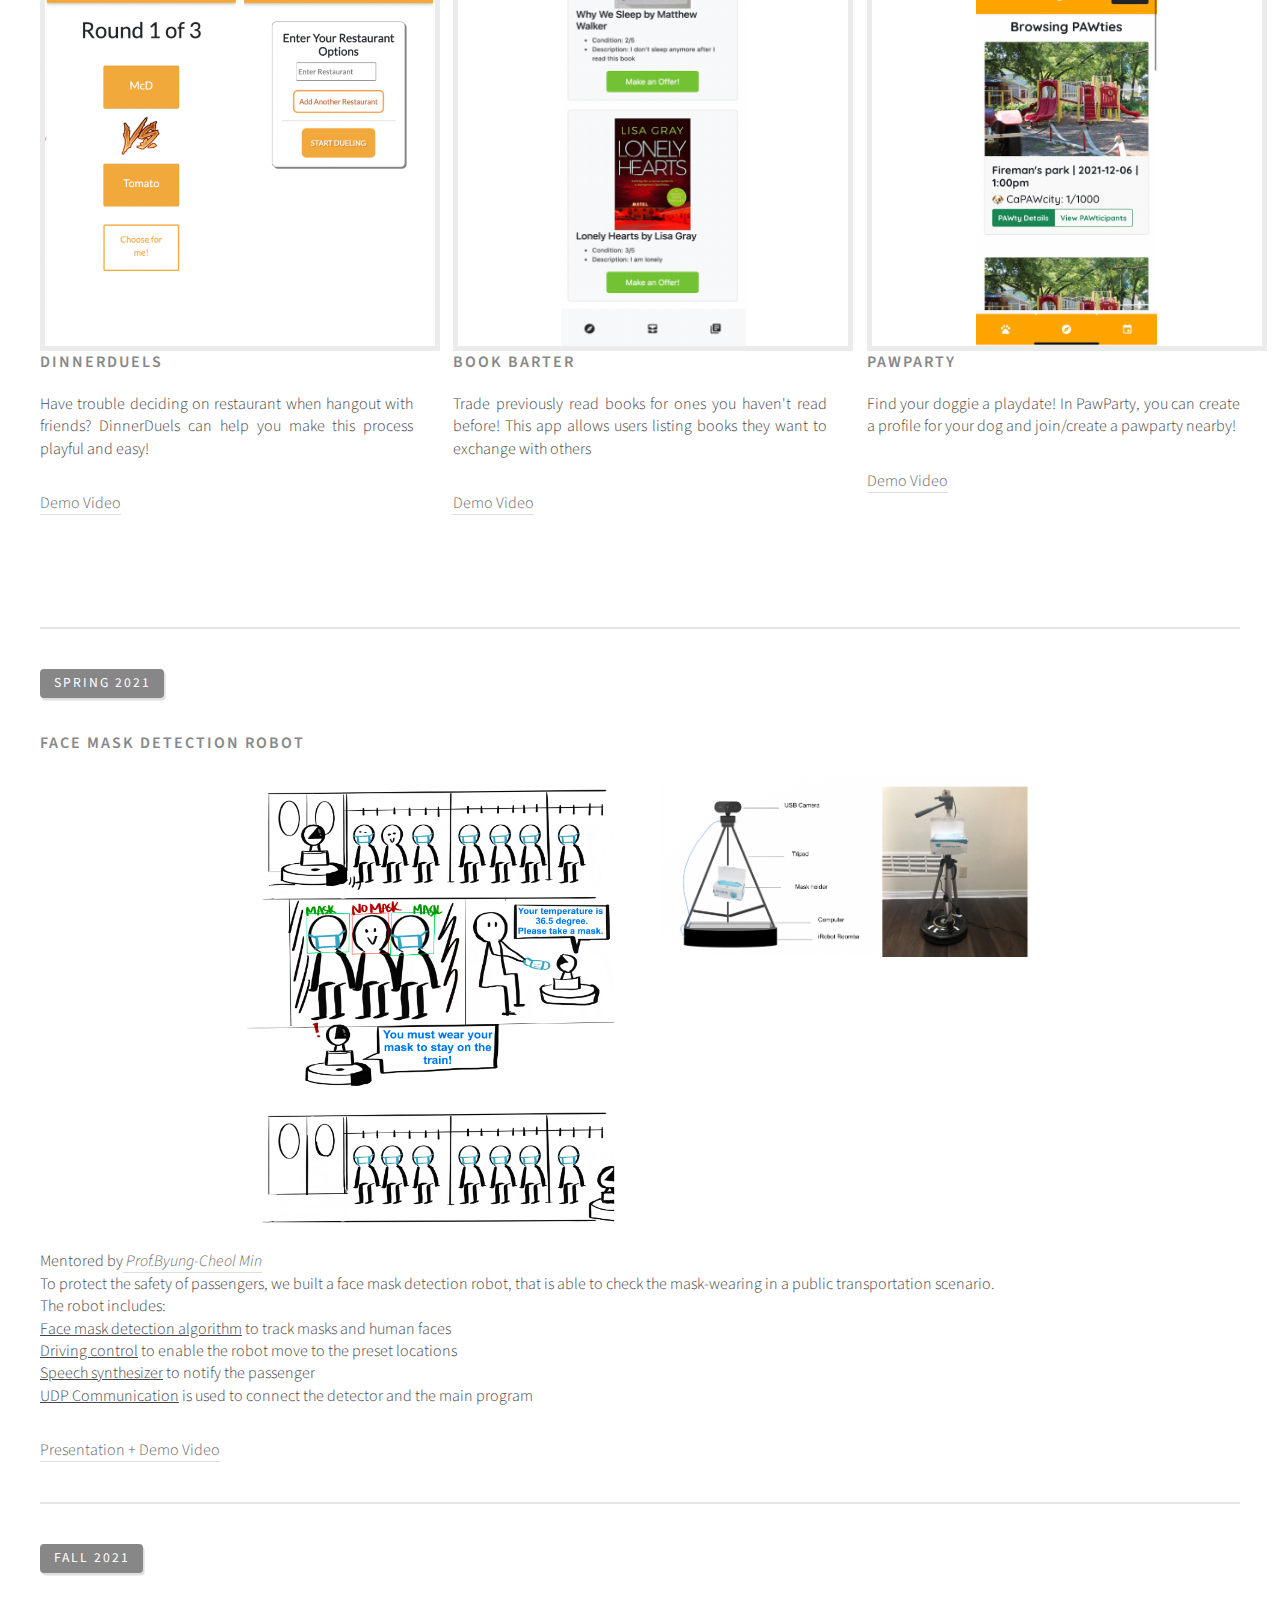
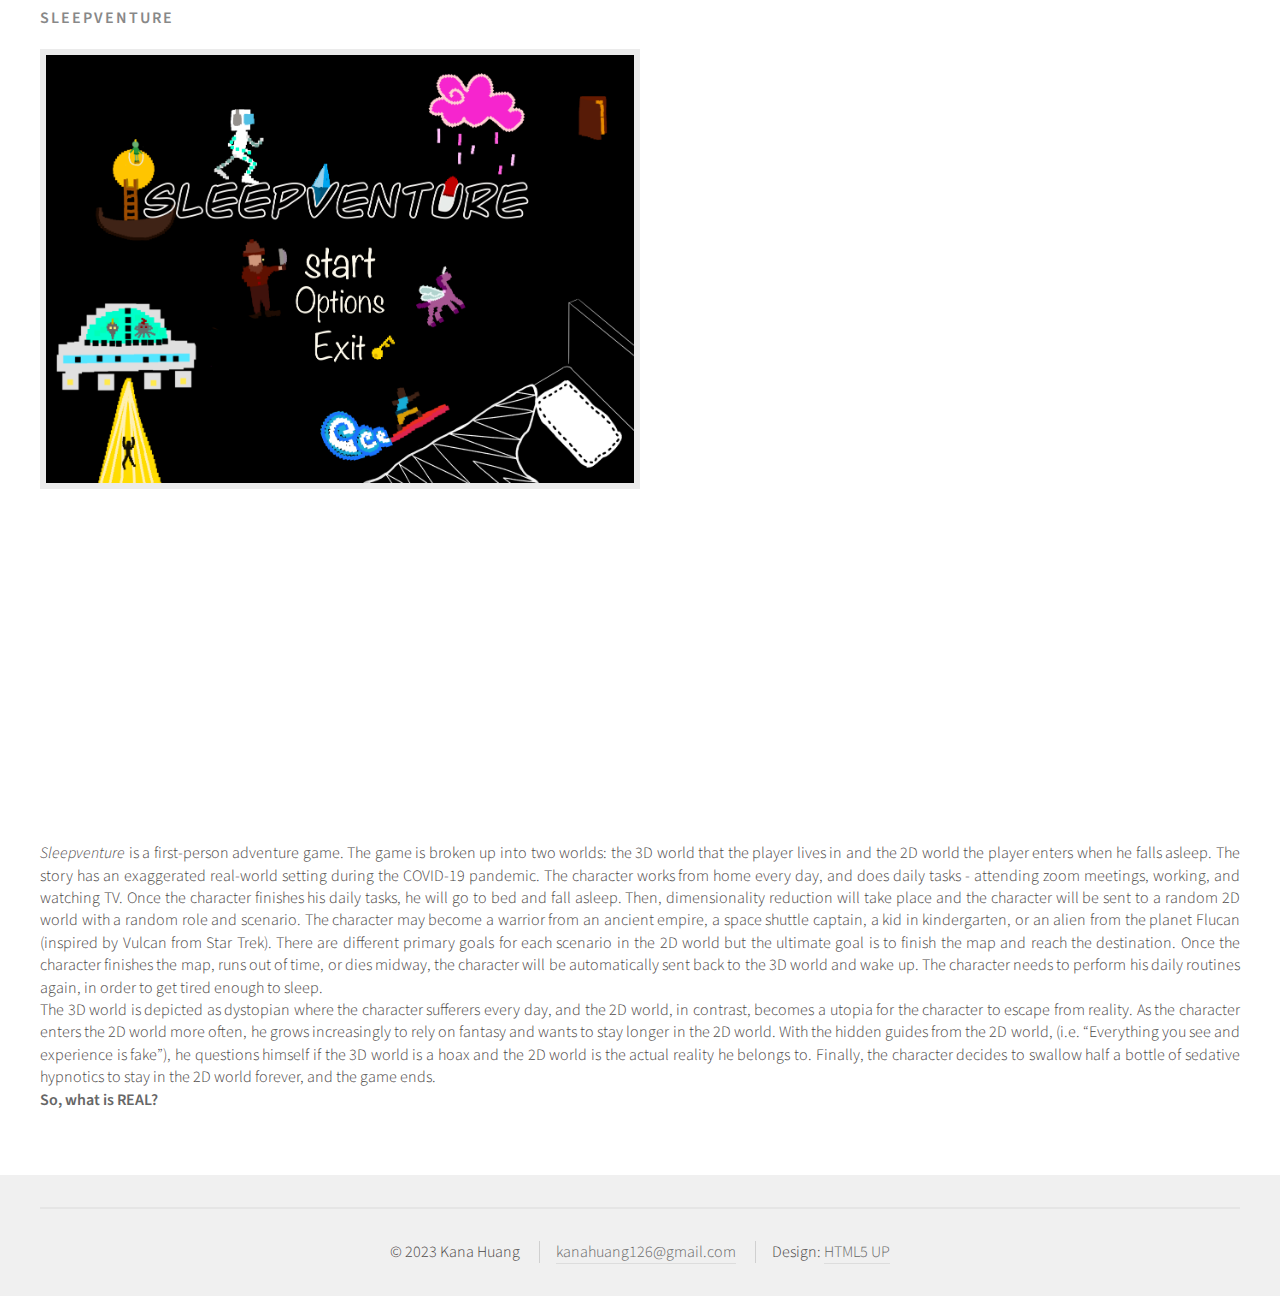
<file: project.html>
<!DOCTYPE HTML>
<!--
	Strongly Typed by HTML5 UP
	html5up.net | @ajlkn
	Free for personal and commercial use under the CCA 3.0 license (html5up.net/license)
-->
<html>
<head>
    <title>Kana's Project</title>
    <meta charset="utf-8"/>
    <meta name="viewport" content="width=device-width, initial-scale=1, user-scalable=no"/>
    <link rel="stylesheet" href="assets/css/main.css"/>
</head>
<body class="no-sidebar is-preload">
<div id="page-wrapper">

    <!-- Header -->
    <section id="header">
        <div class="container">

            <!-- Logo -->
            <h1 id="logo"><a href="index.html">Archived Projects</a></h1>
            <p>Agent-Base Modeling, WebApp, Robotics, Game Design, HPC and so on...</p>

            <!-- Nav -->
            <nav id="nav">
                <ul>
                    <li><a class="icon solid fa-home" href="index.html"><span>Home</span></a></li>
                    <li><a class="icon solid fa-folder" href="research.html"><span>Research</span></a></li>
                    <li><a class="icon solid fa-gamepad" href="project.html"><span>Archived Projects</span></a></li>
                    <li><a class="icon solid fa-sticky-note" href="https://drive.google.com/file/d/1bULjVPEk3pvTsdKGuQCFqQso3qcSs8Fj/view?usp=sharing" target="_blank" rel="noopener noreferrer"><span>CV [01/24/25]</span></a></li>
                </ul>
            </nav>

        </div>
    </section>

    <!-- Main -->
    <section id="main">
        <div class="container">
            <div id="content">

                <!-- Post -->
                <article class="box post">
                    <section>
                        <ul class="divided">
                            <li>
                                <!-- Excerpt -->
                                <article class="box excerpt">
                                    <header>
                                        <span class="date">Winter 2022</span>
                                        <h3>Applying Agent-Based Modeling in Learning of COVID-19 Transmission </h3>
                                        <p style="text-align:center;"><img class="image featured" src="images/covid.png"
                                                                           alt="" style="max-width:60%;"/></p>
                                    </header>
                                    <p>
                                        Mentored by<a href="https://ccl.northwestern.edu/Uri.shtml" target="_blank"
                                                      rel="noopener noreferrer"><i> Prof. Uri Wilensky </i></a>
                                        <br>This project is motivated by the COVID-19 pandemic. In the past 7 days, an
                                        average of 152,695 new cases were reported daily.
                                        I used <b>NetLogo</b> platform and the <b>HubNet</b> extension to build two
                                        microworlds that could simulate the COVID-19 transmission risks.
                                        Both microworlds will simulate a group of students who go to school daily and
                                        continuously track the number of positive and negative cases.
                                        <u>This project will be used to help audiences learn about the effectiveness of
                                            each safety measure that would help prevent the spread of the disease,
                                            such as wearing a mask, getting vaccinated, maintaining social distancing,
                                            and isolation</u>. Based on the barrier of the basic statistic knowledge,
                                        the project would be presented in a high school classroom. Students could play
                                        with the value of each parameter and identify any interesting patterns
                                        or rules inside the model from their calculation and observation.
                                    </p>
                                    <p>
                                        * Softwares can be downloaded <a
                                            href="https://github.com/kanahuang/Covid-NetLogo" target="_blank"
                                            rel="noopener noreferrer"> HERE</a><br>

                                    </p>

                                </article>

                            </li>
                            <li>

                                <!-- Excerpt -->
                                <article class="box excerpt">
                                    <header>
                                        <span class="date">Fall 2021</span>
                                        <h3>Rapid Application prototyping</h3>

                                    </header>
                                    <p>
                                        Mentored by<a href="https://users.cs.northwestern.edu/~riesbeck/index.htmll"
                                                      target="_blank" rel="noopener noreferrer"><i> Prof. Chris
                                        Riesbeck </i></a>
                                        <br>We developed three Webapps using <b>ReactJS</b> and <b>Firebase</b> in three
                                        months.
                                    <div class="row aln-center">
                                        <div class="col-4 col-6-medium col-12-small">

                                            <!-- Feature -->
                                            <section>
                                                <a href="#" class="image-featured">
                                                    <img src="images/dinner.png" alt="Dinner Image" class="img-feature">
                                                </a>
                                                <header>
                                                    <h3>DinnerDuels</h3>
                                                </header>
                                                <p>Have trouble deciding on restaurant when hangout with friends?
                                                    DinnerDuels can help you make this process playful and easy!</p>
                                                <a href="https://drive.google.com/file/d/1Nktj2U0oyNI-fo9EX4YDg7hrMbiMC5Un/view?usp=sharing"
                                                   target="_blank" rel="noopener noreferrer">Demo Video</a>
                                            </section>

                                        </div>
                                        <div class="col-4 col-6-medium col-12-small">

                                            <!-- Feature -->
                                            <section>
                                                <a href="#" class="image-featured">
                                                    <img src="images/book.png" alt="Dinner Image" class="img-feature">
                                                </a>
                                                <header>
                                                    <h3>Book Barter</h3>
                                                </header>
                                                <p>Trade previously read books for ones you haven't read before! This
                                                    app allows users listing books they want to exchange with
                                                    others </p>
                                                <a href="https://drive.google.com/file/d/1nZ99tlz03RUJVFmCm8YJhwzbaaHHPl9n/view?usp=sharing"
                                                   target="_blank" rel="noopener noreferrer">Demo Video</a>
                                            </section>

                                        </div>
                                        <div class="col-4 col-6-medium col-12-small">

                                            <!-- Feature -->
                                            <section>
                                                <a href="#" class="image-featured">
                                                    <img src="images/pet.png" alt="Dinner Image" class="img-feature">
                                                </a>
                                                <header>
                                                    <h3>PawParty</h3>
                                                </header>
                                                <p>Find your doggie a playdate! In PawParty, you can create a profile
                                                    for your dog and join/create a pawparty nearby!</p>
                                                <a href="https://drive.google.com/file/d/1DO2yLVB3mHZa4nOvMdC1fxMh-JWoImuc/view?usp=sharing"
                                                   target="_blank" rel="noopener noreferrer">Demo Video</a>
                                            </section>

                                        </div>
                                        </p>
                                </article>
                            </li>
                            <li>

                                <!-- Excerpt -->
                                <article class="box excerpt">
                                    <header>
                                        <span class="date">Spring 2021</span>
                                        <h3>Face Mask Detection Robot </h3>
                                        <div class="row aln-center">
                                            <div class="col-4 col-6-medium col-12-small">
                                                <img src="images/robo_draw.png" alt="" style="width:100%">
                                            </div>
                                            <div class="col-4 col-6-medium col-12-small">
                                                <img src="images/robo.png" alt="" style="width:100%">
                                            </div>
                                        </div>
                                    </header>
                                    <p>
                                        Mentored by<a href="https://polytechnic.purdue.edu/profile/minb" target="_blank"
                                                      rel="noopener noreferrer"><i> Prof.Byung-Cheol Min</i></a>
                                        <br>To protect the safety of passengers, we built a face mask detection robot,
                                        that is able to check the mask-wearing in a public transportation scenario.
                                        <br>The robot includes:
                                        <br><u>Face mask detection algorithm</u> to track masks and human faces<br>
                                        <u>Driving control</u> to enable the robot move to the preset locations <br>
                                        <u>Speech synthesizer</u> to notify the passenger<br>
                                        <u>UDP Communication</u> is used to connect the detector and the main program


                                    </p>
                                    <a href="https://docs.google.com/presentation/d/1FYFvbj08FX0u-HrgkfiC2BZvyPBy_t1W/edit?usp=sharing&ouid=101486676080903582210&rtpof=true&sd=true"
                                       target="_blank" rel="noopener noreferrer">Presentation + Demo Video</a>

                                </article>

                            </li>

                            <li>

                                <!-- Excerpt -->
                                <article class="box excerpt">
                                    <header>
                                        <span class="date">Fall 2021</span>
                                        <h3>Sleepventure </h3>
                                        <p style="text-align:center;"><img class="image featured" src="images/Game.png"
                                                                           alt="" style="max-width:50%;"/></p>
                                        <iframe width="560" height="315" src="https://www.youtube.com/embed/CFKOfzouiQc"
                                                title="YouTube video player" frameborder="0"
                                                allow="accelerometer; autoplay; clipboard-write; encrypted-media; gyroscope; picture-in-picture"
                                                allowfullscreen></iframe>
                                    </header>
                                    <p>
                                        <i>Sleepventure</i> is a first-person adventure game. The game is broken up into
                                        two worlds: the 3D world that the player lives in and the 2D
                                        world the player enters when he falls asleep. The story has an exaggerated
                                        real-world setting during the COVID-19 pandemic. The character
                                        works from home every day, and does daily tasks - attending zoom meetings,
                                        working, and watching TV. Once the character finishes his daily
                                        tasks, he will go to bed and fall asleep. Then, dimensionality reduction will
                                        take place and the character will be sent to a random 2D world
                                        with a random role and scenario. The character may become a warrior from an
                                        ancient empire, a space shuttle captain, a kid in kindergarten,
                                        or an alien from the planet Flucan (inspired by Vulcan from Star Trek). There
                                        are different primary goals for each scenario in the 2D world
                                        but the ultimate goal is to finish the map and reach the destination. Once the
                                        character finishes the map, runs out of time, or dies midway,
                                        the character will be automatically sent back to the 3D world and wake up. The
                                        character needs to perform his daily routines again, in order
                                        to get tired enough to sleep. <br>
                                        The 3D world is depicted as dystopian where the character sufferers every day,
                                        and the 2D world, in contrast, becomes a utopia for the character to escape from
                                        reality.
                                        As the character enters the 2D world more often, he grows increasingly to rely
                                        on fantasy and wants to stay longer in the 2D world. With the hidden guides from
                                        the 2D world,
                                        (i.e. “Everything you see and experience is fake”), he questions himself if the
                                        3D world is a hoax and the 2D world is the actual reality he belongs to.
                                        Finally, the character decides
                                        to swallow half a bottle of sedative hypnotics to stay in the 2D world forever,
                                        and the game ends.
                                        <br><b>So, what is REAL? </b>


                                    </p>

                                </article>

                            </li>

                        </ul>

                    </section>
                </article>
            </div>
    </section>
    <div id="copyright" class="container">
        <ul class="links">
            <li>&copy; 2023 Kana Huang</li>
            <li><a href="#">kanahuang126@gmail.com</a></li>
            <li>Design: <a href="http://html5up.net">HTML5 UP</a></li>
        </ul>
    </div>

</div>

<!-- Scripts -->
<script src="assets/js/jquery.min.js"></script>
<script src="assets/js/jquery.dropotron.min.js"></script>
<script src="assets/js/browser.min.js"></script>
<script src="assets/js/breakpoints.min.js"></script>
<script src="assets/js/util.js"></script>
<script src="assets/js/main.js"></script>

</body>
</html>
</file>
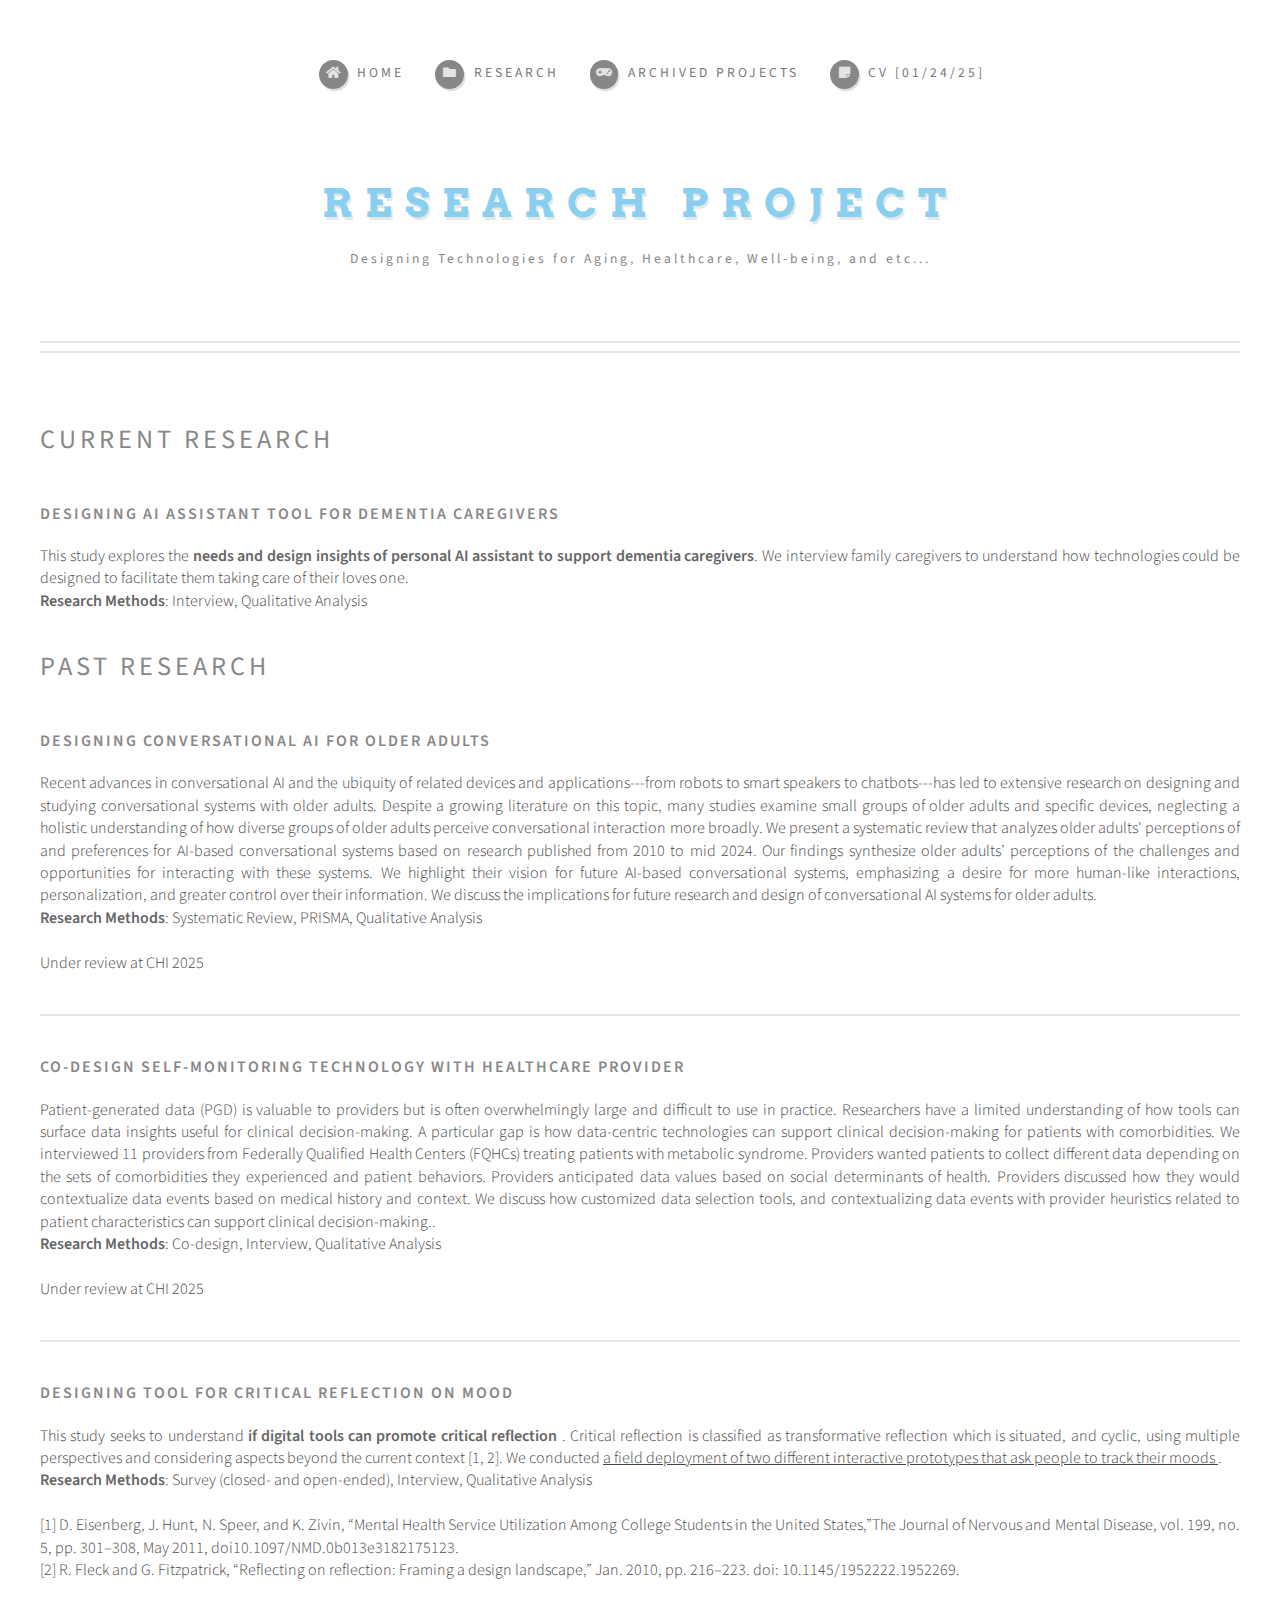
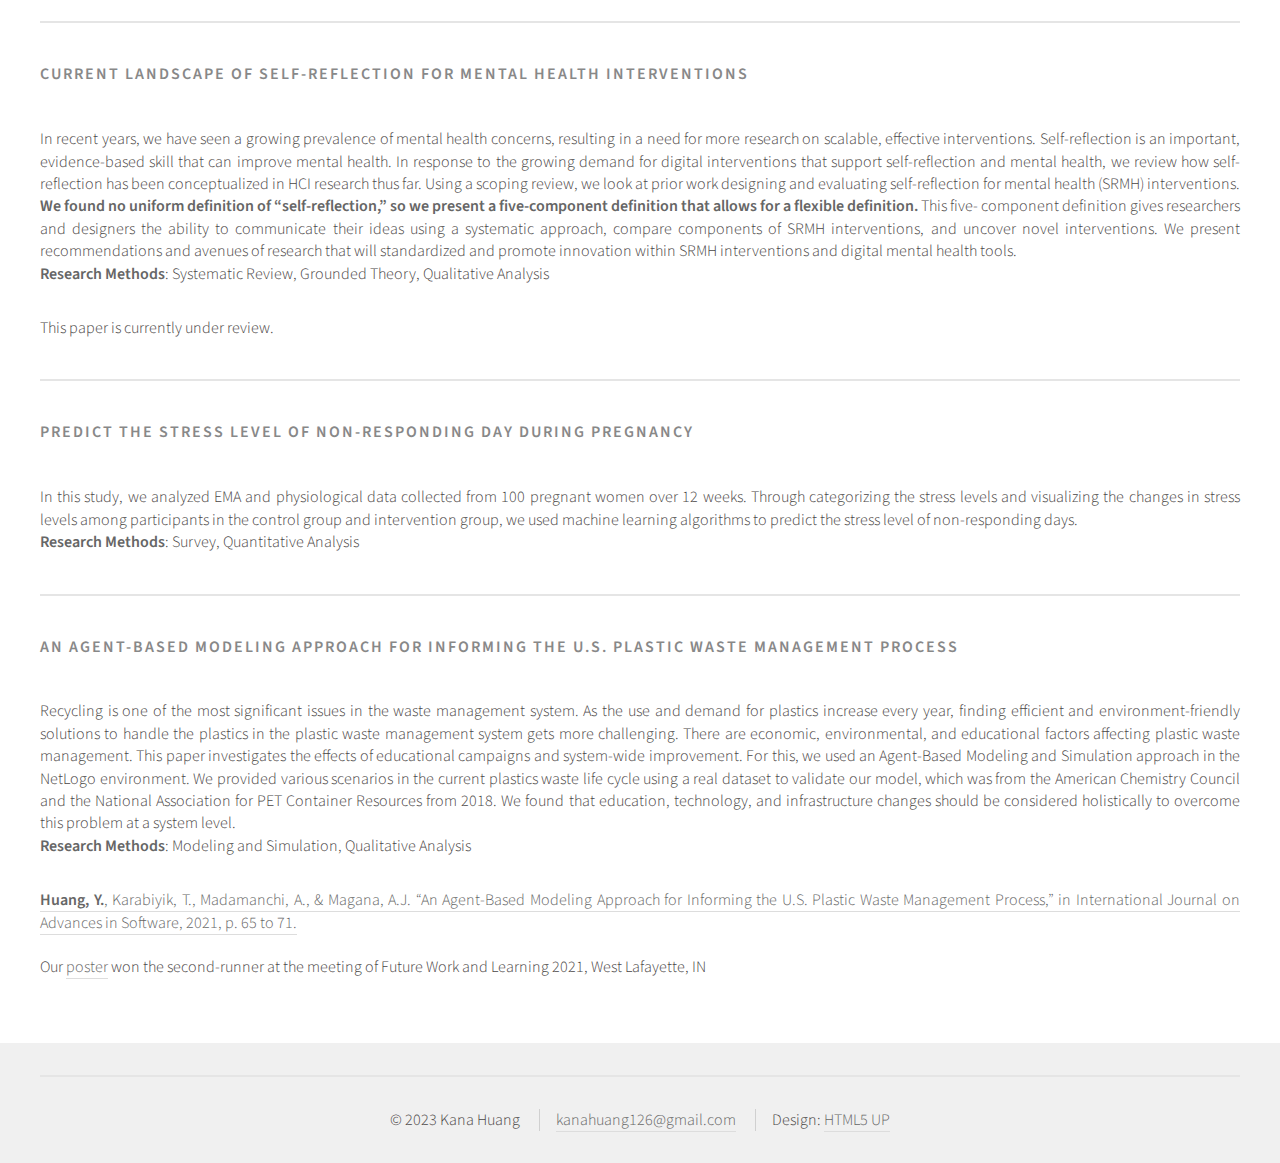
<file: research.html>
<!DOCTYPE HTML>
<!--
	Strongly Typed by HTML5 UP
	html5up.net | @ajlkn
	Free for personal and commercial use under the CCA 3.0 license (html5up.net/license)
-->
<html>
<head>
    <title>Kana's Research</title>
    <meta charset="utf-8"/>
    <meta name="viewport" content="width=device-width, initial-scale=1, user-scalable=no"/>
    <link rel="stylesheet" href="assets/css/main.css"/>
</head>
<body class="no-sidebar is-preload">
<div id="page-wrapper">

    <!-- Header -->
    <section id="header">
        <div class="container">

            <!-- Logo -->
            <h1 id="logo"><a href="index.html">Research Project</a></h1>
            <p>Designing Technologies for Aging, Healthcare, Well-being, and etc... </p>

            <!-- Nav -->
            <nav id="nav">
                <ul>
                    <li><a class="icon solid fa-home" href="index.html"><span>Home</span></a></li>
                    <li><a class="icon solid fa-folder" href="research.html"><span>Research</span></a></li>
                    <li><a class="icon solid fa-gamepad" href="project.html"><span>Archived Projects</span></a></li>
                    <li><a class="icon solid fa-sticky-note" href="https://drive.google.com/file/d/1bULjVPEk3pvTsdKGuQCFqQso3qcSs8Fj/view?usp=sharing" target="_blank" rel="noopener noreferrer"><span>CV [01/24/25]</span></a></li>
                </ul>
            </nav>

        </div>
    </section>

    <!-- Main -->
    <section id="main">
        <div class="container">
            <div id="content">

                <!-- Post -->
                <article class="box post">
                    <section>
                        <h2>Current Research</h2>
                        <ul class="divided">
                            <li>

                                <!-- Excerpt -->
                                <article class="box excerpt">
                                    <header>
                                        <h3>Designing AI Assistant Tool for Dementia Caregivers</h3>
                                    </header>
                                    <p>
                                        This study explores the <b>needs and design insights of personal
                                        AI assistant to support dementia caregivers</b>. We interview family caregivers to understand how technologies
                                        could be designed to facilitate them taking care of their loves one.
                                        <br><b>Research Methods</b>: Interview,
                                        Qualitative Analysis
                                    </p>
                                </article>

                            </li>
                        </ul>
                        <h2>Past Research</h2>
                        <ul class="divided">
                            <li>

                                <!-- Excerpt -->
                                <article class="box excerpt">
                                    <header>
                                        <h3>Designing Conversational AI for Older adults</h3>
                                    </header>
                                    <p>
                                        Recent advances in conversational AI and the ubiquity of related devices and applications---from robots to smart speakers to 
                                        chatbots---has led to extensive research on designing and studying conversational systems with older adults. Despite a growing
                                         literature on this topic, many studies examine small groups of older adults and specific devices, neglecting a holistic
                                          understanding of how diverse groups of older adults perceive conversational interaction more broadly. We present a systematic
                                           review that analyzes older adults' perceptions of and preferences for AI-based conversational systems based on research
                                            published from 2010 to mid 2024. Our findings synthesize older adults’ perceptions of the challenges and opportunities
                                             for interacting with these systems. We highlight their vision for future AI-based conversational systems, emphasizing 
                                             a desire for more human-like interactions, personalization, and greater control over their information. We discuss 
                                             the implications for future research and design of conversational AI systems for older adults.
                                        <br><b>Research Methods</b>: Systematic Review, PRISMA, 
                                        Qualitative Analysis
                                        <br> <br>Under review at CHI 2025
                
                                    </p>
                                </article>

                            </li>
                            <li>

                                <!-- Excerpt -->
                                <article class="box excerpt">
                                    <header>
                                        <h3>Co-design self-monitoring technology with healthcare provider</h3>
                                    </header>
                                    <p>
                                        Patient-generated data (PGD) is valuable to providers but is often overwhelmingly
                                         large and difficult to use in practice. Researchers have a limited understanding
                                          of how tools can surface data insights useful for clinical decision-making. A particular
                                           gap is how data-centric technologies can support clinical decision-making for patients
                                            with comorbidities. We interviewed 11 providers from Federally Qualified Health Centers (FQHCs)
                                             treating patients with metabolic syndrome. Providers wanted patients to collect different data
                                              depending on the sets of comorbidities they experienced and patient behaviors. Providers anticipated
                                               data values based on social determinants of health. Providers discussed how they would
                                                contextualize data events based on medical history and context. We discuss how customized data selection
                                                 tools, and contextualizing data events with provider heuristics related to patient characteristics can support clinical decision-making..
                                        <br><b>Research Methods</b>: Co-design, Interview,
                                        Qualitative Analysis
                                        <br> <br>Under review at CHI 2025
                
                                    </p>
                                </article>

                            </li>
                            <li>
                                <!-- Excerpt -->
                                <article class="box excerpt">
                                    <header>
                                        <h3>Designing tool for critical reflection on mood</h3>
                                    </header>
                                    <p>
                                        This study seeks to understand <b>if digital tools can promote critical
                                        reflection </b>.
                                        Critical reflection is classified as transformative reflection which is
                                        situated, and cyclic, using multiple perspectives and considering aspects beyond
                                        the
                                        current context [1, 2]. We conducted <u>a field deployment of two different
                                        interactive prototypes that ask people to track their moods </u>.
                                        <br><b>Research Methods</b>: Survey (closed- and open-ended), Interview,
                                        Qualitative Analysis
                                        <br><br>
                                        [1] D. Eisenberg, J. Hunt, N. Speer, and K. Zivin, “Mental Health Service
                                        Utilization Among College Students in the United States,”The Journal of Nervous
                                        and Mental Disease, vol. 199, no. 5, pp. 301–308, May 2011,
                                        doi10.1097/NMD.0b013e3182175123.
                                        <br>[2] R. Fleck and G. Fitzpatrick, “Reflecting on reflection: Framing a design
                                        landscape,” Jan. 2010, pp. 216–223. doi: 10.1145/1952222.1952269.
                                    </p>
                                </article>

                            </li>
                            <li>
                                <!-- Excerpt -->
                                <article class="box excerpt">

                                    <header>
                                        <h3>Current Landscape of Self-Reflection for Mental Health Interventions</h3>
                                        <!--                                        <img class="image featured" src="images/lit.png" alt="" style="max-width:50%;"/>-->
                                    </header>
                                    <br>
                                    <p>
                                        In recent years, we have seen a growing prevalence of mental health concerns,
                                        resulting in a need for more
                                        research on scalable, effective interventions. Self-reflection is an important,
                                        evidence-based skill that can improve mental health.
                                        In response to the growing demand for digital interventions that support
                                        self-reflection and mental health, we review how self-reflection
                                        has been conceptualized in HCI research thus far. Using a scoping review, we
                                        look at prior work designing and evaluating self-reflection
                                        for mental health (SRMH) interventions. <b>We found no uniform definition of
                                        “self-reflection,” so we present a five-component definition that
                                        allows for a flexible definition.</b> This five- component definition gives
                                        researchers and designers the ability to communicate their ideas using a
                                        systematic approach, compare components of SRMH interventions, and uncover novel
                                        interventions. We present recommendations and
                                        avenues of research that will standardized and promote innovation within SRMH
                                        interventions and digital mental health tools.
                                        <br><b>Research Methods</b>: Systematic Review, Grounded Theory, Qualitative
                                        Analysis
                                    </p>

                                    <p>This paper is currently under review.
                                </article>
                            </li>

                            <li>
                                <!-- Excerpt -->
                                <article class="box excerpt">

                                    <header>
                                        <h3>Predict the stress level of non-responding day during pregnancy</h3>

                                    </header>
                                    <br>
                                    <p>
                                        In this study, we analyzed EMA and physiological data collected from 100
                                        pregnant women over 12
                                        weeks. Through categorizing the stress levels and visualizing the changes in
                                        stress levels among participants in the control group and
                                        intervention group, we used machine learning algorithms to predict the stress
                                        level of non-responding days.
                                        <br><b>Research Methods</b>: Survey, Quantitative Analysis
                                    </p>
                                </article>
                            </li>

                            <li>
                                <!-- Excerpt -->
                                <article class="box excerpt">

                                    <header>
                                        <h3>An Agent-Based Modeling Approach for Informing the U.S. Plastic Waste
                                            Management Process</h3>
                                        <!--                                        <img class="image featured" src="images/recyc.png" alt=""-->
                                        <!--                                             style="max-width:50%;"/>-->
                                    </header>
                                    <br>
                                    <p>
                                        Recycling is one of the most significant issues in the waste management system.
                                        As the use and demand for plastics increase every year,
                                        finding efficient and environment-friendly solutions to handle the plastics in
                                        the plastic waste management system gets more challenging.
                                        There are economic, environmental, and educational factors affecting plastic
                                        waste management. This paper investigates the effects of
                                        educational campaigns and system-wide improvement. For this, we used an
                                        Agent-Based Modeling and Simulation approach in the NetLogo
                                        environment. We provided various scenarios in the current plastics waste life
                                        cycle using a real dataset to validate our model, which
                                        was from the American Chemistry Council and the National Association for PET
                                        Container Resources from 2018. We found that education,
                                        technology, and infrastructure changes should be considered holistically to
                                        overcome this problem at a system level.

                                        <br><b>Research Methods</b>: Modeling and Simulation, Qualitative Analysis
                                    </p>

                                    <p>
                                        <a href="https://drive.google.com/file/d/1aM-lq-BthBIfD7kGqaJxAlWAG9KH1Wr2/view?usp=sharing"
                                           target="_blank" rel="noopener noreferrer"> <b>Huang, Y.</b>, Karabiyik, T.,
                                            Madamanchi, A., & Magana, A.J. “An Agent-Based Modeling Approach for
                                            Informing the U.S. Plastic Waste Management Process,” in International
                                            Journal on Advances in Software, 2021, p. 65 to 71.</a>
                                        <br>
                                        <br>
                                        Our <a
                                            href="https://drive.google.com/file/d/1rQ7NAOvC1SjulYlGtOX8dNDUTLHwX7bo/view?usp=sharing"
                                            target="_blank" rel="noopener noreferrer">poster</a> won the second-runner
                                        at the meeting of Future Work and Learning 2021, West Lafayette, IN
                                    </p>

                                </article>
                            </li>

                        </ul>
                    </section>
                </article>
            </div>
    </section>
    <div id="copyright" class="container">
        <ul class="links">
            <li>&copy; 2023 Kana Huang</li>
            <li><a href="#">kanahuang126@gmail.com</a></li>
            <li>Design: <a href="http://html5up.net">HTML5 UP</a></li>
        </ul>
    </div>

</div>

<!-- Scripts -->
<script src="assets/js/jquery.min.js"></script>
<script src="assets/js/jquery.dropotron.min.js"></script>
<script src="assets/js/browser.min.js"></script>
<script src="assets/js/breakpoints.min.js"></script>
<script src="assets/js/util.js"></script>
<script src="assets/js/main.js"></script>

</body>
</html>
</file>
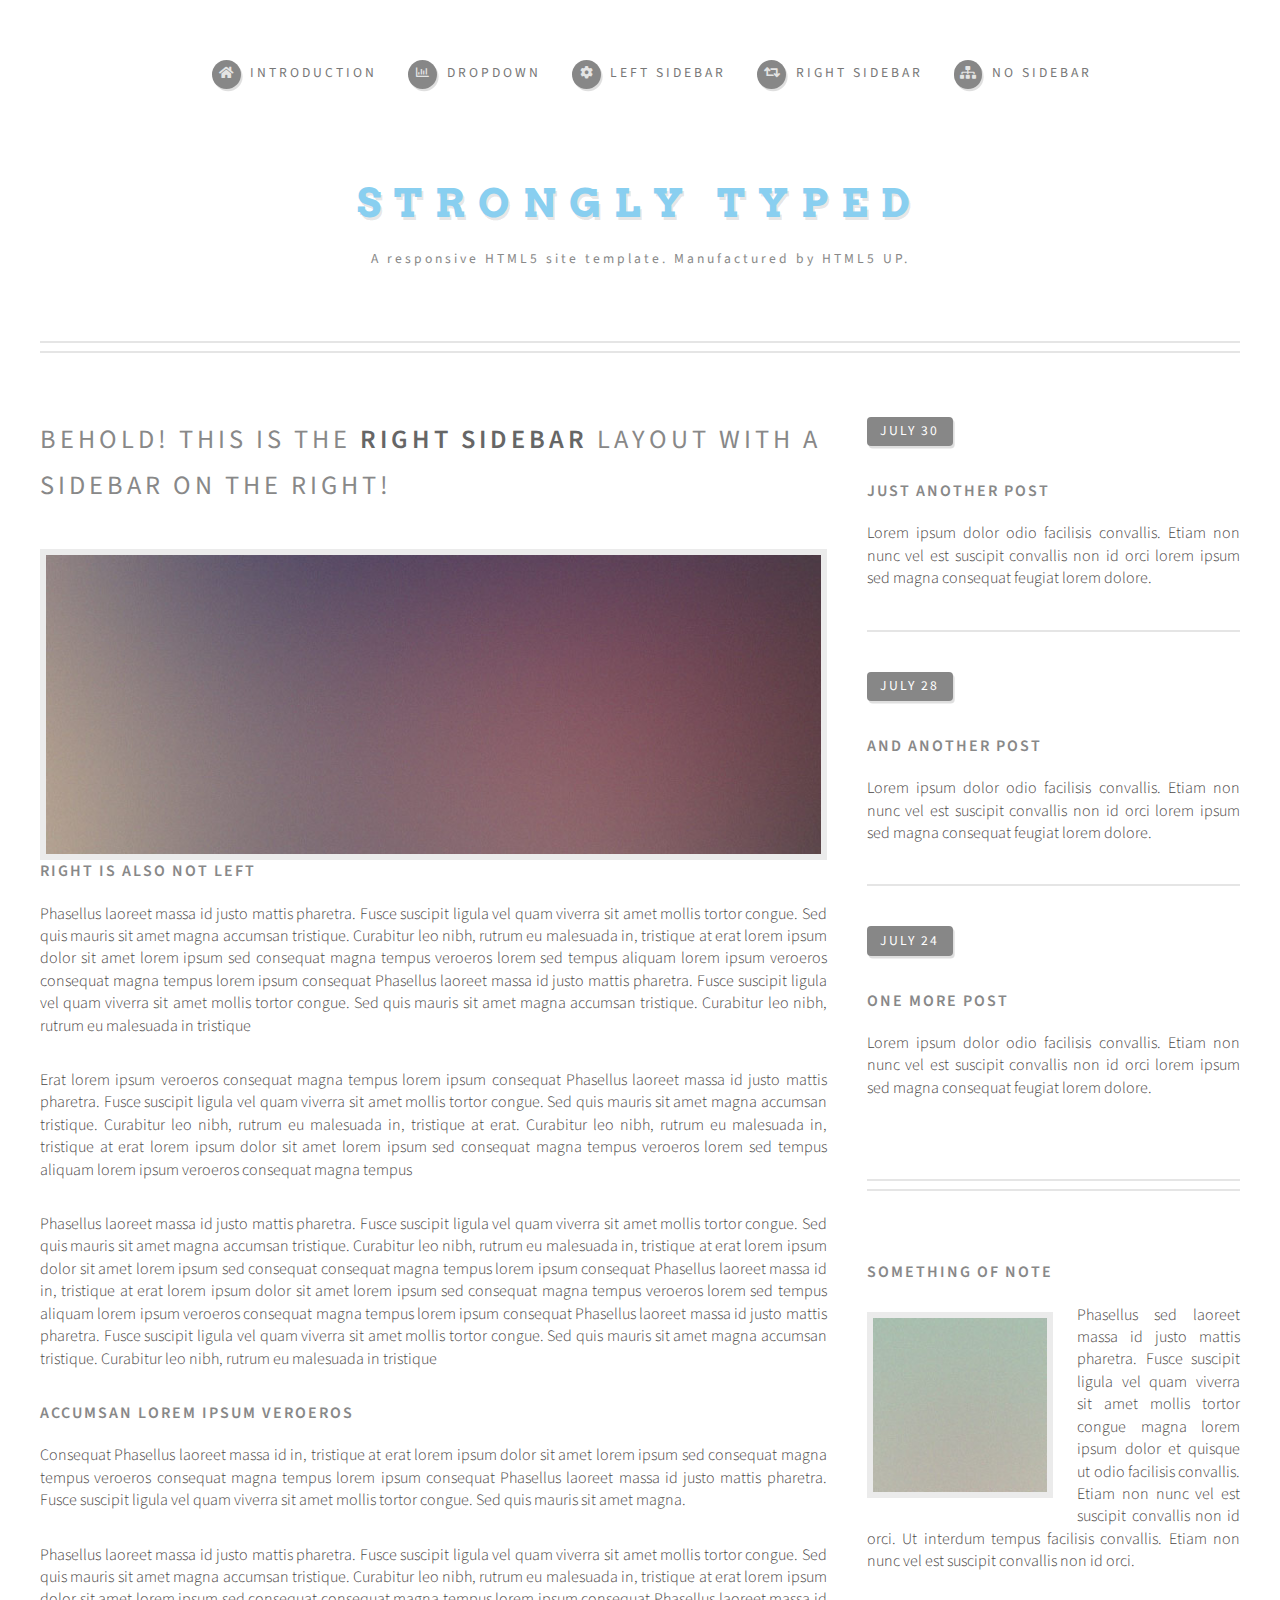
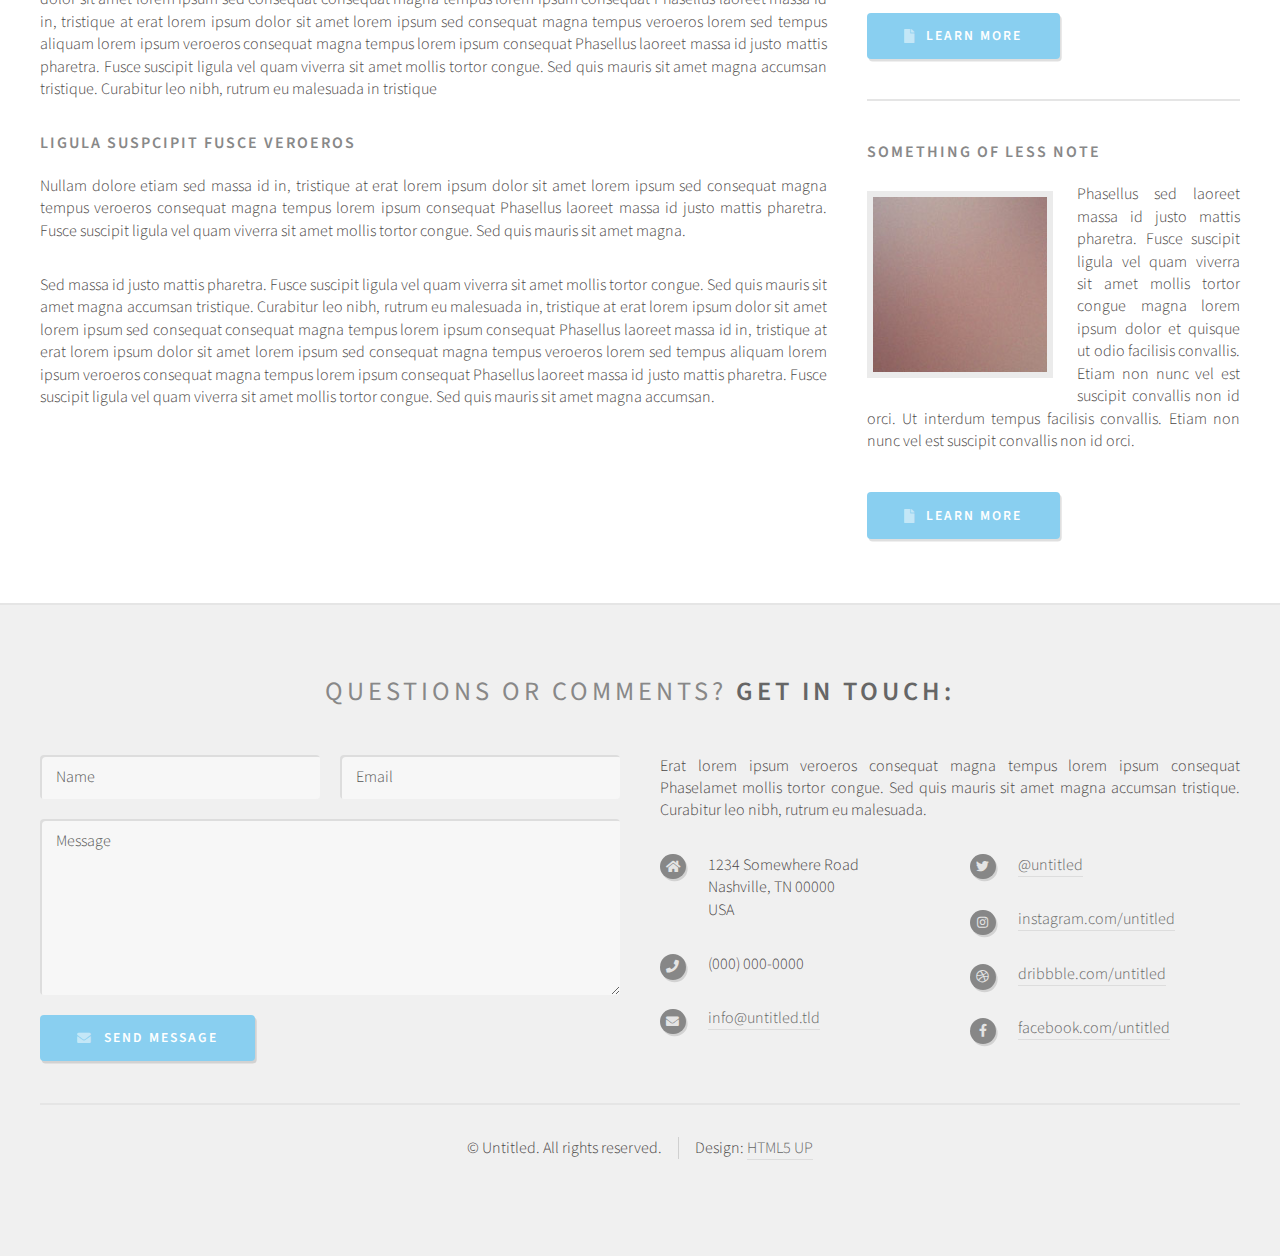
<file: right-sidebar.html>
<!DOCTYPE HTML>
<!--
	Strongly Typed by HTML5 UP
	html5up.net | @ajlkn
	Free for personal and commercial use under the CCA 3.0 license (html5up.net/license)
-->
<html>
	<head>
		<title>Right Sidebar - Strongly Typed by HTML5 UP</title>
		<meta charset="utf-8" />
		<meta name="viewport" content="width=device-width, initial-scale=1, user-scalable=no" />
		<link rel="stylesheet" href="assets/css/main.css" />
	</head>
	<body class="right-sidebar is-preload">
		<div id="page-wrapper">

			<!-- Header -->
				<section id="header">
					<div class="container">

						<!-- Logo -->
							<h1 id="logo"><a href="index.html">Strongly Typed</a></h1>
							<p>A responsive HTML5 site template. Manufactured by HTML5 UP.</p>

						<!-- Nav -->
							<nav id="nav">
								<ul>
									<li><a class="icon solid fa-home" href="index.html"><span>Introduction</span></a></li>
									<li>
										<a href="#" class="icon fa-chart-bar"><span>Dropdown</span></a>
										<ul>
											<li><a href="#">Lorem ipsum dolor</a></li>
											<li><a href="#">Magna phasellus</a></li>
											<li><a href="#">Etiam dolore nisl</a></li>
											<li>
												<a href="#">Phasellus consequat</a>
												<ul>
													<li><a href="#">Magna phasellus</a></li>
													<li><a href="#">Etiam dolore nisl</a></li>
													<li><a href="#">Phasellus consequat</a></li>
												</ul>
											</li>
											<li><a href="#">Veroeros feugiat</a></li>
										</ul>
									</li>
									<li><a class="icon solid fa-cog" href="left-sidebar.html"><span>Left Sidebar</span></a></li>
									<li><a class="icon solid fa-retweet" href="right-sidebar.html"><span>Right Sidebar</span></a></li>
									<li><a class="icon solid fa-sitemap" href="no-sidebar.html"><span>No Sidebar</span></a></li>
								</ul>
							</nav>

					</div>
				</section>

			<!-- Main -->
				<section id="main">
					<div class="container">
						<div class="row">

							<!-- Content -->
								<div id="content" class="col-8 col-12-medium">

									<!-- Post -->
										<article class="box post">
											<header>
												<h2>Behold! This is the <strong>right sidebar</strong> layout<br />
												with a sidebar on the right!</h2>
											</header>
											<span class="image featured"><img src="images/pic04.jpg" alt="" /></span>
											<h3>Right is also not left</h3>
											<p>Phasellus laoreet massa id justo mattis pharetra. Fusce suscipit
											ligula vel quam viverra sit amet mollis tortor congue. Sed quis mauris
											sit amet magna accumsan tristique. Curabitur leo nibh, rutrum eu malesuada
											in, tristique at erat lorem ipsum dolor sit amet lorem ipsum sed consequat
											magna tempus veroeros lorem sed tempus aliquam lorem ipsum veroeros
											consequat magna tempus lorem ipsum consequat Phasellus laoreet massa id
											justo mattis pharetra. Fusce suscipit ligula vel quam viverra sit amet
											mollis tortor congue. Sed quis mauris sit amet magna accumsan tristique.
											Curabitur leo nibh, rutrum eu malesuada in tristique</p>
											<p>Erat lorem ipsum veroeros consequat magna tempus lorem ipsum consequat
											Phasellus laoreet massa id justo mattis pharetra. Fusce suscipit ligula
											vel quam viverra sit amet mollis tortor congue. Sed quis mauris sit amet
											magna accumsan tristique. Curabitur leo nibh, rutrum eu malesuada in,
											tristique at erat. Curabitur leo nibh, rutrum eu malesuada in, tristique
											at erat lorem ipsum dolor sit amet lorem ipsum sed consequat magna
											tempus veroeros lorem sed tempus aliquam lorem ipsum veroeros consequat
											magna tempus</p>
											<p>Phasellus laoreet massa id justo mattis pharetra. Fusce suscipit
											ligula vel quam viverra sit amet mollis tortor congue. Sed quis mauris
											sit amet magna accumsan tristique. Curabitur leo nibh, rutrum eu malesuada
											in, tristique at erat lorem ipsum dolor sit amet lorem ipsum sed consequat
											consequat magna tempus lorem ipsum consequat Phasellus laoreet massa id
											in, tristique at erat lorem ipsum dolor sit amet lorem ipsum sed consequat
											magna tempus veroeros lorem sed tempus aliquam lorem ipsum veroeros
											consequat magna tempus lorem ipsum consequat Phasellus laoreet massa id
											justo mattis pharetra. Fusce suscipit ligula vel quam viverra sit amet
											mollis tortor congue. Sed quis mauris sit amet magna accumsan tristique.
											Curabitur leo nibh, rutrum eu malesuada in tristique</p>
											<h3>Accumsan lorem ipsum veroeros</h3>
											<p>Consequat Phasellus laoreet massa id in, tristique at erat lorem
											ipsum dolor sit amet lorem ipsum sed consequat magna tempus veroeros
											consequat magna tempus lorem ipsum consequat Phasellus laoreet massa id
											justo mattis pharetra. Fusce suscipit ligula vel quam viverra sit amet
											mollis tortor congue. Sed quis mauris sit amet magna.</p>
											<p>Phasellus laoreet massa id justo mattis pharetra. Fusce suscipit
											ligula vel quam viverra sit amet mollis tortor congue. Sed quis mauris
											sit amet magna accumsan tristique. Curabitur leo nibh, rutrum eu malesuada
											in, tristique at erat lorem ipsum dolor sit amet lorem ipsum sed consequat
											consequat magna tempus lorem ipsum consequat Phasellus laoreet massa id
											in, tristique at erat lorem ipsum dolor sit amet lorem ipsum sed consequat
											magna tempus veroeros lorem sed tempus aliquam lorem ipsum veroeros
											consequat magna tempus lorem ipsum consequat Phasellus laoreet massa id
											justo mattis pharetra. Fusce suscipit ligula vel quam viverra sit amet
											mollis tortor congue. Sed quis mauris sit amet magna accumsan tristique.
											Curabitur leo nibh, rutrum eu malesuada in tristique</p>
											<h3>Ligula suspcipit fusce veroeros</h3>
											<p>Nullam dolore etiam sed massa id in, tristique at erat lorem
											ipsum dolor sit amet lorem ipsum sed consequat magna tempus veroeros
											consequat magna tempus lorem ipsum consequat Phasellus laoreet massa id
											justo mattis pharetra. Fusce suscipit ligula vel quam viverra sit amet
											mollis tortor congue. Sed quis mauris sit amet magna.</p>
											<p>Sed massa id justo mattis pharetra. Fusce suscipit
											ligula vel quam viverra sit amet mollis tortor congue. Sed quis mauris
											sit amet magna accumsan tristique. Curabitur leo nibh, rutrum eu malesuada
											in, tristique at erat lorem ipsum dolor sit amet lorem ipsum sed consequat
											consequat magna tempus lorem ipsum consequat Phasellus laoreet massa id
											in, tristique at erat lorem ipsum dolor sit amet lorem ipsum sed consequat
											magna tempus veroeros lorem sed tempus aliquam lorem ipsum veroeros
											consequat magna tempus lorem ipsum consequat Phasellus laoreet massa id
											justo mattis pharetra. Fusce suscipit ligula vel quam viverra sit amet
											mollis tortor congue. Sed quis mauris sit amet magna accumsan.</p>
										</article>

								</div>

							<!-- Sidebar -->
								<div id="sidebar" class="col-4 col-12-medium">

									<!-- Excerpts -->
										<section>
											<ul class="divided">
												<li>

													<!-- Excerpt -->
														<article class="box excerpt">
															<header>
																<span class="date">July 30</span>
																<h3><a href="#">Just another post</a></h3>
															</header>
															<p>Lorem ipsum dolor odio facilisis convallis. Etiam non nunc vel est
															suscipit convallis non id orci lorem ipsum sed magna consequat feugiat lorem dolore.</p>
														</article>

												</li>
												<li>

													<!-- Excerpt -->
														<article class="box excerpt">
															<header>
																<span class="date">July 28</span>
																<h3><a href="#">And another post</a></h3>
															</header>
															<p>Lorem ipsum dolor odio facilisis convallis. Etiam non nunc vel est
															suscipit convallis non id orci lorem ipsum sed magna consequat feugiat lorem dolore.</p>
														</article>

												</li>
												<li>

													<!-- Excerpt -->
														<article class="box excerpt">
															<header>
																<span class="date">July 24</span>
																<h3><a href="#">One more post</a></h3>
															</header>
															<p>Lorem ipsum dolor odio facilisis convallis. Etiam non nunc vel est
															suscipit convallis non id orci lorem ipsum sed magna consequat feugiat lorem dolore.</p>
														</article>

												</li>
											</ul>
										</section>

									<!-- Highlights -->
										<section>
											<ul class="divided">
												<li>

													<!-- Highlight -->
														<article class="box highlight">
															<header>
																<h3><a href="#">Something of note</a></h3>
															</header>
															<a href="#" class="image left"><img src="images/pic06.jpg" alt="" /></a>
															<p>Phasellus sed laoreet massa id justo mattis pharetra. Fusce suscipit ligula vel quam
															viverra sit amet mollis tortor congue magna lorem ipsum dolor et quisque ut odio facilisis
															convallis. Etiam non nunc vel est suscipit convallis non id orci. Ut interdum tempus
															facilisis convallis. Etiam non nunc vel est suscipit convallis non id orci.</p>
															<ul class="actions">
																<li><a href="#" class="button icon solid fa-file">Learn More</a></li>
															</ul>
														</article>

												</li>
												<li>

													<!-- Highlight -->
														<article class="box highlight">
															<header>
																<h3><a href="#">Something of less note</a></h3>
															</header>
															<a href="#" class="image left"><img src="images/pic07.jpg" alt="" /></a>
															<p>Phasellus sed laoreet massa id justo mattis pharetra. Fusce suscipit ligula vel quam
															viverra sit amet mollis tortor congue magna lorem ipsum dolor et quisque ut odio facilisis
															convallis. Etiam non nunc vel est suscipit convallis non id orci. Ut interdum tempus
															facilisis convallis. Etiam non nunc vel est suscipit convallis non id orci.</p>
															<ul class="actions">
																<li><a href="#" class="button icon solid fa-file">Learn More</a></li>
															</ul>
														</article>

												</li>
											</ul>
										</section>

								</div>

						</div>
					</div>
				</section>

			<!-- Footer -->
				<section id="footer">
					<div class="container">
						<header>
							<h2>Questions or comments? <strong>Get in touch:</strong></h2>
						</header>
						<div class="row">
							<div class="col-6 col-12-medium">
								<section>
									<form method="post" action="#">
										<div class="row gtr-50">
											<div class="col-6 col-12-small">
												<input name="name" placeholder="Name" type="text" />
											</div>
											<div class="col-6 col-12-small">
												<input name="email" placeholder="Email" type="text" />
											</div>
											<div class="col-12">
												<textarea name="message" placeholder="Message"></textarea>
											</div>
											<div class="col-12">
												<a href="#" class="form-button-submit button icon solid fa-envelope">Send Message</a>
											</div>
										</div>
									</form>
								</section>
							</div>
							<div class="col-6 col-12-medium">
								<section>
									<p>Erat lorem ipsum veroeros consequat magna tempus lorem ipsum consequat Phaselamet
									mollis tortor congue. Sed quis mauris sit amet magna accumsan tristique. Curabitur
									leo nibh, rutrum eu malesuada.</p>
									<div class="row">
										<div class="col-6 col-12-small">
											<ul class="icons">
												<li class="icon solid fa-home">
													1234 Somewhere Road<br />
													Nashville, TN 00000<br />
													USA
												</li>
												<li class="icon solid fa-phone">
													(000) 000-0000
												</li>
												<li class="icon solid fa-envelope">
													<a href="#">info@untitled.tld</a>
												</li>
											</ul>
										</div>
										<div class="col-6 col-12-small">
											<ul class="icons">
												<li class="icon brands fa-twitter">
													<a href="#">@untitled</a>
												</li>
												<li class="icon brands fa-instagram">
													<a href="#">instagram.com/untitled</a>
												</li>
												<li class="icon brands fa-dribbble">
													<a href="#">dribbble.com/untitled</a>
												</li>
												<li class="icon brands fa-facebook-f">
													<a href="#">facebook.com/untitled</a>
												</li>
											</ul>
										</div>
									</div>
								</section>
							</div>
						</div>
					</div>
					<div id="copyright" class="container">
						<ul class="links">
							<li>&copy; Untitled. All rights reserved.</li><li>Design: <a href="http://html5up.net">HTML5 UP</a></li>
						</ul>
					</div>
				</section>

		</div>

		<!-- Scripts -->
			<script src="assets/js/jquery.min.js"></script>
			<script src="assets/js/jquery.dropotron.min.js"></script>
			<script src="assets/js/browser.min.js"></script>
			<script src="assets/js/breakpoints.min.js"></script>
			<script src="assets/js/util.js"></script>
			<script src="assets/js/main.js"></script>

	</body>
</html>
</file>
<file: assets/css/main.css>
@import url("fontawesome-all.min.css");
@import url("https://fonts.googleapis.com/css?family=Source+Sans+Pro:300,400,600|Arvo:700");

/*
	Strongly Typed by HTML5 UP
	html5up.net | @ajlkn
	Free for personal and commercial use under the CCA 3.0 license (html5up.net/license)
*/

html, body, div, span, applet, object,
iframe, h1, h2, h3, h4, h5, h6, p, blockquote,
pre, a, abbr, acronym, address, big, cite,
code, del, dfn, em, img, ins, kbd, q, s, samp,
small, strike, strong, sub, sup, tt, var, b,
u, i, center, dl, dt, dd, ol, ul, li, fieldset,
form, label, legend, table, caption, tbody,
tfoot, thead, tr, th, td, article, aside,
canvas, details, embed, figure, figcaption,
footer, header, hgroup, menu, nav, output, ruby,
section, summary, time, mark, audio, video {
	margin: 0;
	padding: 0;
	border: 0;
	font-size: 100%;
	font: inherit;
	vertical-align: baseline;}

article, aside, details, figcaption, figure,
footer, header, hgroup, menu, nav, section {
	display: block;}

body {
	line-height: 1;
}

ol, ul {
	list-style: none;
}

blockquote, q {
	quotes: none;
}

	blockquote:before, blockquote:after, q:before, q:after {
		content: '';
		content: none;
	}

table {
	border-collapse: collapse;
	border-spacing: 0;
}

body {
	-webkit-text-size-adjust: none;
}

mark {
	background-color: transparent;
	color: inherit;
}

input::-moz-focus-inner {
	border: 0;
	padding: 0;
}

input, select, textarea {
	-moz-appearance: none;
	-webkit-appearance: none;
	-ms-appearance: none;
	appearance: none;
}

/* Basic */

	html {
		box-sizing: border-box;
	}

	*, *:before, *:after {
		box-sizing: inherit;
	}

	body {
		background: #f0f0f0;
	}

		body.is-preload *, body.is-preload *:before, body.is-preload *:after {
			-moz-animation: none !important;
			-webkit-animation: none !important;
			-ms-animation: none !important;
			animation: none !important;
			-moz-transition: none !important;
			-webkit-transition: none !important;
			-ms-transition: none !important;
			transition: none !important;
		}

	body, input, textarea, select {
		font-family: 'Source Sans Pro';
		font-weight: 300;
		color: #494545;
		line-height: 1.4em;
		font-size: 13pt;
	}

	h1, h2, h3, h4, h5, h6 {
		font-weight: 600;
		text-transform: uppercase;
		color: #888;
	}

	h1 a, h2 a, h3 a, h4 a, h5 a, h6 a {
		color: inherit;
		text-decoration: none;
		border: 0;
	}

	h2 {
		font-size: 1.65em;
		font-weight: 400;
		letter-spacing: 4px;
		margin: 0 0 1.5em 0;
		line-height: 1.75em;
	}

	h3 {
		font-size: 1em;
		letter-spacing: 2px;
		margin: 0 0 1.25em 0;
	}

	a {
		-moz-transition: color 0.25s ease-in-out, border-bottom-color 0.25s ease-in-out;
		-webkit-transition: color 0.25s ease-in-out, border-bottom-color 0.25s ease-in-out;
		-ms-transition: color 0.25s ease-in-out, border-bottom-color 0.25s ease-in-out;
		transition: color 0.25s ease-in-out, border-bottom-color 0.25s ease-in-out;
		color: #666;
		text-decoration: none;
		border-bottom: solid 1px #ddd;
	}

		a strong {
			-moz-transition: color 0.25s ease-in-out, border-bottom-color 0.25s ease-in-out;
			-webkit-transition: color 0.25s ease-in-out, border-bottom-color 0.25s ease-in-out;
			-ms-transition: color 0.25s ease-in-out, border-bottom-color 0.25s ease-in-out;
			transition: color 0.25s ease-in-out, border-bottom-color 0.25s ease-in-out;
		}

		a:hover {
			color: #89CFF0;
			border-bottom-color: rgba(255, 255, 255, 0);
		}

			a:hover strong {
				color: #89CFF0;
			}

	strong, b {
		font-weight: 600;
		color: #666;
	}

	em, i {
		font-style: italic;
	}

	sub {
		position: relative;
		top: 0.5em;
		font-size: 0.8em;
	}

	sup {
		position: relative;
		top: -0.5em;
		font-size: 0.8em;
	}

	hr {
		border: 0;
		border-top: solid 1px #ddd;
	}

	blockquote {
		border-left: solid 0.5em #ddd;
		padding: 1em 0 1em 2em;
		font-style: italic;
	}

	p {
		text-align: justify;
		margin-bottom: 2em;
	}

	ul, ol, dl, table, blockquote {
		margin-bottom: 2em;
	}

	br.clear {
		clear: both;
	}

/* Container */

	.container {
		margin: 0 auto;
		max-width: 100%;
		width: 70em;
	}

		@media screen and (max-width: 1680px) {

			.container {
				width: 68em;
			}

		}

		@media screen and (max-width: 1280px) {

			.container {
				width: calc(100% - 80px);
			}

		}

		@media screen and (max-width: 980px) {

			.container {
				width: calc(100% - 100px);
			}

		}

		@media screen and (max-width: 736px) {

			.container {
				width: calc(100% - 40px);
			}

		}

/* Row */

	.row {
		display: flex;
		flex-wrap: wrap;
		box-sizing: border-box;
		align-items: stretch;
	}

		.row > * {
			box-sizing: border-box;
		}

		.row.gtr-uniform > * > :last-child {
			margin-bottom: 0;
		}

		.row.aln-left {
			justify-content: flex-start;
		}

		.row.aln-center {
			justify-content: center;
		}

		.row.aln-right {
			justify-content: flex-end;
		}

		.row.aln-top {
			align-items: flex-start;
		}

		.row.aln-middle {
			align-items: center;
		}

		.row.aln-bottom {
			align-items: flex-end;
		}

		.row > .imp {
			order: -1;
		}

		.row > .col-1 {
			width: 8.33333%;
		}

		.row > .off-1 {
			margin-left: 8.33333%;
		}

		.row > .col-2 {
			width: 16.66667%;
		}

		.row > .off-2 {
			margin-left: 16.66667%;
		}

		.row > .col-3 {
			width: 25%;
		}

		.row > .off-3 {
			margin-left: 25%;
		}

		.row > .col-4 {
			width: 33.33333%;
		}

		.row > .off-4 {
			margin-left: 33.33333%;
		}

		.row > .col-5 {
			width: 41.66667%;
		}

		.row > .off-5 {
			margin-left: 41.66667%;
		}

		.row > .col-6 {
			width: 50%;
		}

		.row > .off-6 {
			margin-left: 50%;
		}

		.row > .col-7 {
			width: 58.33333%;
		}

		.row > .off-7 {
			margin-left: 58.33333%;
		}

		.row > .col-8 {
			width: 66.66667%;
		}

		.row > .off-8 {
			margin-left: 66.66667%;
		}

		.row > .col-9 {
			width: 75%;
		}

		.row > .off-9 {
			margin-left: 75%;
		}

		.row > .col-10 {
			width: 83.33333%;
		}

		.row > .off-10 {
			margin-left: 83.33333%;
		}

		.row > .col-11 {
			width: 91.66667%;
		}

		.row > .off-11 {
			margin-left: 91.66667%;
		}

		.row > .col-12 {
			width: 100%;
		}

		.row > .off-12 {
			margin-left: 100%;
		}

		.row.gtr-0 {
			margin-top: 0px;
			margin-left: 0px;
		}

			.row.gtr-0 > * {
				padding: 0px 0 0 0px;
			}

			.row.gtr-0.gtr-uniform {
				margin-top: 0px;
			}

				.row.gtr-0.gtr-uniform > * {
					padding-top: 0px;
				}

		.row.gtr-25 {
			margin-top: -12.5px;
			margin-left: -12.5px;
		}

			.row.gtr-25 > * {
				padding: 12.5px 0 0 12.5px;
			}

			.row.gtr-25.gtr-uniform {
				margin-top: -12.5px;
			}

				.row.gtr-25.gtr-uniform > * {
					padding-top: 12.5px;
				}

		.row.gtr-50 {
			margin-top: -25px;
			margin-left: -25px;
		}

			.row.gtr-50 > * {
				padding: 25px 0 0 25px;
			}

			.row.gtr-50.gtr-uniform {
				margin-top: -25px;
			}

				.row.gtr-50.gtr-uniform > * {
					padding-top: 25px;
				}

		.row {
			margin-top: -50px;
			margin-left: -50px;
		}

			.row > * {
				padding: 50px 0 0 50px;
			}

			.row.gtr-uniform {
				margin-top: -50px;
			}

				.row.gtr-uniform > * {
					padding-top: 50px;
				}

		.row.gtr-150 {
			margin-top: -75px;
			margin-left: -75px;
		}

			.row.gtr-150 > * {
				padding: 75px 0 0 75px;
			}

			.row.gtr-150.gtr-uniform {
				margin-top: -75px;
			}

				.row.gtr-150.gtr-uniform > * {
					padding-top: 75px;
				}

		.row.gtr-200 {
			margin-top: -100px;
			margin-left: -100px;
		}

			.row.gtr-200 > * {
				padding: 100px 0 0 100px;
			}

			.row.gtr-200.gtr-uniform {
				margin-top: -100px;
			}

				.row.gtr-200.gtr-uniform > * {
					padding-top: 100px;
				}

		@media screen and (max-width: 1680px) {

			.row {
				display: flex;
				flex-wrap: wrap;
				box-sizing: border-box;
				align-items: stretch;
			}

				.row > * {
					box-sizing: border-box;
				}

				.row.gtr-uniform > * > :last-child {
					margin-bottom: 0;
				}

				.row.aln-left {
					justify-content: flex-start;
				}

				.row.aln-center {
					justify-content: center;
				}

				.row.aln-right {
					justify-content: flex-end;
				}

				.row.aln-top {
					align-items: flex-start;
				}

				.row.aln-middle {
					align-items: center;
				}

				.row.aln-bottom {
					align-items: flex-end;
				}

				.row > .imp-xlarge {
					order: -1;
				}

				.row > .col-1-xlarge {
					width: 8.33333%;
				}

				.row > .off-1-xlarge {
					margin-left: 8.33333%;
				}

				.row > .col-2-xlarge {
					width: 16.66667%;
				}

				.row > .off-2-xlarge {
					margin-left: 16.66667%;
				}

				.row > .col-3-xlarge {
					width: 25%;
				}

				.row > .off-3-xlarge {
					margin-left: 25%;
				}

				.row > .col-4-xlarge {
					width: 33.33333%;
				}

				.row > .off-4-xlarge {
					margin-left: 33.33333%;
				}

				.row > .col-5-xlarge {
					width: 41.66667%;
				}

				.row > .off-5-xlarge {
					margin-left: 41.66667%;
				}

				.row > .col-6-xlarge {
					width: 50%;
				}

				.row > .off-6-xlarge {
					margin-left: 50%;
				}

				.row > .col-7-xlarge {
					width: 58.33333%;
				}

				.row > .off-7-xlarge {
					margin-left: 58.33333%;
				}

				.row > .col-8-xlarge {
					width: 66.66667%;
				}

				.row > .off-8-xlarge {
					margin-left: 66.66667%;
				}

				.row > .col-9-xlarge {
					width: 75%;
				}

				.row > .off-9-xlarge {
					margin-left: 75%;
				}

				.row > .col-10-xlarge {
					width: 83.33333%;
				}

				.row > .off-10-xlarge {
					margin-left: 83.33333%;
				}

				.row > .col-11-xlarge {
					width: 91.66667%;
				}

				.row > .off-11-xlarge {
					margin-left: 91.66667%;
				}

				.row > .col-12-xlarge {
					width: 100%;
				}

				.row > .off-12-xlarge {
					margin-left: 100%;
				}

				.row.gtr-0 {
					margin-top: 0px;
					margin-left: 0px;
				}

					.row.gtr-0 > * {
						padding: 0px 0 0 0px;
					}

					.row.gtr-0.gtr-uniform {
						margin-top: 0px;
					}

						.row.gtr-0.gtr-uniform > * {
							padding-top: 0px;
						}

				.row.gtr-25 {
					margin-top: -12.5px;
					margin-left: -12.5px;
				}

					.row.gtr-25 > * {
						padding: 12.5px 0 0 12.5px;
					}

					.row.gtr-25.gtr-uniform {
						margin-top: -12.5px;
					}

						.row.gtr-25.gtr-uniform > * {
							padding-top: 12.5px;
						}

				.row.gtr-50 {
					margin-top: -25px;
					margin-left: -25px;
				}

					.row.gtr-50 > * {
						padding: 25px 0 0 25px;
					}

					.row.gtr-50.gtr-uniform {
						margin-top: -25px;
					}

						.row.gtr-50.gtr-uniform > * {
							padding-top: 25px;
						}

				.row {
					margin-top: -50px;
					margin-left: -50px;
				}

					.row > * {
						padding: 50px 0 0 50px;
					}

					.row.gtr-uniform {
						margin-top: -50px;
					}

						.row.gtr-uniform > * {
							padding-top: 50px;
						}

				.row.gtr-150 {
					margin-top: -75px;
					margin-left: -75px;
				}

					.row.gtr-150 > * {
						padding: 75px 0 0 75px;
					}

					.row.gtr-150.gtr-uniform {
						margin-top: -75px;
					}

						.row.gtr-150.gtr-uniform > * {
							padding-top: 75px;
						}

				.row.gtr-200 {
					margin-top: -100px;
					margin-left: -100px;
				}

					.row.gtr-200 > * {
						padding: 100px 0 0 100px;
					}

					.row.gtr-200.gtr-uniform {
						margin-top: -100px;
					}

						.row.gtr-200.gtr-uniform > * {
							padding-top: 100px;
						}

		}

		@media screen and (max-width: 1280px) {

			.row {
				display: flex;
				flex-wrap: wrap;
				box-sizing: border-box;
				align-items: stretch;
			}

				.row > * {
					box-sizing: border-box;
				}

				.row.gtr-uniform > * > :last-child {
					margin-bottom: 0;
				}

				.row.aln-left {
					justify-content: flex-start;
				}

				.row.aln-center {
					justify-content: center;
				}

				.row.aln-right {
					justify-content: flex-end;
				}

				.row.aln-top {
					align-items: flex-start;
				}

				.row.aln-middle {
					align-items: center;
				}

				.row.aln-bottom {
					align-items: flex-end;
				}

				.row > .imp-large {
					order: -1;
				}

				.row > .col-1-large {
					width: 8.33333%;
				}

				.row > .off-1-large {
					margin-left: 8.33333%;
				}

				.row > .col-2-large {
					width: 16.66667%;
				}

				.row > .off-2-large {
					margin-left: 16.66667%;
				}

				.row > .col-3-large {
					width: 25%;
				}

				.row > .off-3-large {
					margin-left: 25%;
				}

				.row > .col-4-large {
					width: 33.33333%;
				}

				.row > .off-4-large {
					margin-left: 33.33333%;
				}

				.row > .col-5-large {
					width: 41.66667%;
				}

				.row > .off-5-large {
					margin-left: 41.66667%;
				}

				.row > .col-6-large {
					width: 50%;
				}

				.row > .off-6-large {
					margin-left: 50%;
				}

				.row > .col-7-large {
					width: 58.33333%;
				}

				.row > .off-7-large {
					margin-left: 58.33333%;
				}

				.row > .col-8-large {
					width: 66.66667%;
				}

				.row > .off-8-large {
					margin-left: 66.66667%;
				}

				.row > .col-9-large {
					width: 75%;
				}

				.row > .off-9-large {
					margin-left: 75%;
				}

				.row > .col-10-large {
					width: 83.33333%;
				}

				.row > .off-10-large {
					margin-left: 83.33333%;
				}

				.row > .col-11-large {
					width: 91.66667%;
				}

				.row > .off-11-large {
					margin-left: 91.66667%;
				}

				.row > .col-12-large {
					width: 100%;
				}

				.row > .off-12-large {
					margin-left: 100%;
				}

				.row.gtr-0 {
					margin-top: 0px;
					margin-left: 0px;
				}

					.row.gtr-0 > * {
						padding: 0px 0 0 0px;
					}

					.row.gtr-0.gtr-uniform {
						margin-top: 0px;
					}

						.row.gtr-0.gtr-uniform > * {
							padding-top: 0px;
						}

				.row.gtr-25 {
					margin-top: -10px;
					margin-left: -10px;
				}

					.row.gtr-25 > * {
						padding: 10px 0 0 10px;
					}

					.row.gtr-25.gtr-uniform {
						margin-top: -10px;
					}

						.row.gtr-25.gtr-uniform > * {
							padding-top: 10px;
						}

				.row.gtr-50 {
					margin-top: -20px;
					margin-left: -20px;
				}

					.row.gtr-50 > * {
						padding: 20px 0 0 20px;
					}

					.row.gtr-50.gtr-uniform {
						margin-top: -20px;
					}

						.row.gtr-50.gtr-uniform > * {
							padding-top: 20px;
						}

				.row {
					margin-top: -40px;
					margin-left: -40px;
				}

					.row > * {
						padding: 40px 0 0 40px;
					}

					.row.gtr-uniform {
						margin-top: -40px;
					}

						.row.gtr-uniform > * {
							padding-top: 40px;
						}

				.row.gtr-150 {
					margin-top: -60px;
					margin-left: -60px;
				}

					.row.gtr-150 > * {
						padding: 60px 0 0 60px;
					}

					.row.gtr-150.gtr-uniform {
						margin-top: -60px;
					}

						.row.gtr-150.gtr-uniform > * {
							padding-top: 60px;
						}

				.row.gtr-200 {
					margin-top: -80px;
					margin-left: -80px;
				}

					.row.gtr-200 > * {
						padding: 80px 0 0 80px;
					}

					.row.gtr-200.gtr-uniform {
						margin-top: -80px;
					}

						.row.gtr-200.gtr-uniform > * {
							padding-top: 80px;
						}

		}

		@media screen and (max-width: 980px) {

			.row {
				display: flex;
				flex-wrap: wrap;
				box-sizing: border-box;
				align-items: stretch;
			}

				.row > * {
					box-sizing: border-box;
				}

				.row.gtr-uniform > * > :last-child {
					margin-bottom: 0;
				}

				.row.aln-left {
					justify-content: flex-start;
				}

				.row.aln-center {
					justify-content: center;
				}

				.row.aln-right {
					justify-content: flex-end;
				}

				.row.aln-top {
					align-items: flex-start;
				}

				.row.aln-middle {
					align-items: center;
				}

				.row.aln-bottom {
					align-items: flex-end;
				}

				.row > .imp-medium {
					order: -1;
				}

				.row > .col-1-medium {
					width: 8.33333%;
				}

				.row > .off-1-medium {
					margin-left: 8.33333%;
				}

				.row > .col-2-medium {
					width: 16.66667%;
				}

				.row > .off-2-medium {
					margin-left: 16.66667%;
				}

				.row > .col-3-medium {
					width: 25%;
				}

				.row > .off-3-medium {
					margin-left: 25%;
				}

				.row > .col-4-medium {
					width: 33.33333%;
				}

				.row > .off-4-medium {
					margin-left: 33.33333%;
				}

				.row > .col-5-medium {
					width: 41.66667%;
				}

				.row > .off-5-medium {
					margin-left: 41.66667%;
				}

				.row > .col-6-medium {
					width: 50%;
				}

				.row > .off-6-medium {
					margin-left: 50%;
				}

				.row > .col-7-medium {
					width: 58.33333%;
				}

				.row > .off-7-medium {
					margin-left: 58.33333%;
				}

				.row > .col-8-medium {
					width: 66.66667%;
				}

				.row > .off-8-medium {
					margin-left: 66.66667%;
				}

				.row > .col-9-medium {
					width: 75%;
				}

				.row > .off-9-medium {
					margin-left: 75%;
				}

				.row > .col-10-medium {
					width: 83.33333%;
				}

				.row > .off-10-medium {
					margin-left: 83.33333%;
				}

				.row > .col-11-medium {
					width: 91.66667%;
				}

				.row > .off-11-medium {
					margin-left: 91.66667%;
				}

				.row > .col-12-medium {
					width: 100%;
				}

				.row > .off-12-medium {
					margin-left: 100%;
				}

				.row.gtr-0 {
					margin-top: 0px;
					margin-left: 0px;
				}

					.row.gtr-0 > * {
						padding: 0px 0 0 0px;
					}

					.row.gtr-0.gtr-uniform {
						margin-top: 0px;
					}

						.row.gtr-0.gtr-uniform > * {
							padding-top: 0px;
						}

				.row.gtr-25 {
					margin-top: -12.5px;
					margin-left: -12.5px;
				}

					.row.gtr-25 > * {
						padding: 12.5px 0 0 12.5px;
					}

					.row.gtr-25.gtr-uniform {
						margin-top: -12.5px;
					}

						.row.gtr-25.gtr-uniform > * {
							padding-top: 12.5px;
						}

				.row.gtr-50 {
					margin-top: -25px;
					margin-left: -25px;
				}

					.row.gtr-50 > * {
						padding: 25px 0 0 25px;
					}

					.row.gtr-50.gtr-uniform {
						margin-top: -25px;
					}

						.row.gtr-50.gtr-uniform > * {
							padding-top: 25px;
						}

				.row {
					margin-top: -50px;
					margin-left: -50px;
				}

					.row > * {
						padding: 50px 0 0 50px;
					}

					.row.gtr-uniform {
						margin-top: -50px;
					}

						.row.gtr-uniform > * {
							padding-top: 50px;
						}

				.row.gtr-150 {
					margin-top: -75px;
					margin-left: -75px;
				}

					.row.gtr-150 > * {
						padding: 75px 0 0 75px;
					}

					.row.gtr-150.gtr-uniform {
						margin-top: -75px;
					}

						.row.gtr-150.gtr-uniform > * {
							padding-top: 75px;
						}

				.row.gtr-200 {
					margin-top: -100px;
					margin-left: -100px;
				}

					.row.gtr-200 > * {
						padding: 100px 0 0 100px;
					}

					.row.gtr-200.gtr-uniform {
						margin-top: -100px;
					}

						.row.gtr-200.gtr-uniform > * {
							padding-top: 100px;
						}

		}

		@media screen and (max-width: 736px) {

			.row {
				display: flex;
				flex-wrap: wrap;
				box-sizing: border-box;
				align-items: stretch;
			}

				.row > * {
					box-sizing: border-box;
				}

				.row.gtr-uniform > * > :last-child {
					margin-bottom: 0;
				}

				.row.aln-left {
					justify-content: flex-start;
				}

				.row.aln-center {
					justify-content: center;
				}

				.row.aln-right {
					justify-content: flex-end;
				}

				.row.aln-top {
					align-items: flex-start;
				}

				.row.aln-middle {
					align-items: center;
				}

				.row.aln-bottom {
					align-items: flex-end;
				}

				.row > .imp-small {
					order: -1;
				}

				.row > .col-1-small {
					width: 8.33333%;
				}

				.row > .off-1-small {
					margin-left: 8.33333%;
				}

				.row > .col-2-small {
					width: 16.66667%;
				}

				.row > .off-2-small {
					margin-left: 16.66667%;
				}

				.row > .col-3-small {
					width: 25%;
				}

				.row > .off-3-small {
					margin-left: 25%;
				}

				.row > .col-4-small {
					width: 33.33333%;
				}

				.row > .off-4-small {
					margin-left: 33.33333%;
				}

				.row > .col-5-small {
					width: 41.66667%;
				}

				.row > .off-5-small {
					margin-left: 41.66667%;
				}

				.row > .col-6-small {
					width: 50%;
				}

				.row > .off-6-small {
					margin-left: 50%;
				}

				.row > .col-7-small {
					width: 58.33333%;
				}

				.row > .off-7-small {
					margin-left: 58.33333%;
				}

				.row > .col-8-small {
					width: 66.66667%;
				}

				.row > .off-8-small {
					margin-left: 66.66667%;
				}

				.row > .col-9-small {
					width: 75%;
				}

				.row > .off-9-small {
					margin-left: 75%;
				}

				.row > .col-10-small {
					width: 83.33333%;
				}

				.row > .off-10-small {
					margin-left: 83.33333%;
				}

				.row > .col-11-small {
					width: 91.66667%;
				}

				.row > .off-11-small {
					margin-left: 91.66667%;
				}

				.row > .col-12-small {
					width: 100%;
				}

				.row > .off-12-small {
					margin-left: 100%;
				}

				.row.gtr-0 {
					margin-top: 0px;
					margin-left: 0px;
				}

					.row.gtr-0 > * {
						padding: 0px 0 0 0px;
					}

					.row.gtr-0.gtr-uniform {
						margin-top: 0px;
					}

						.row.gtr-0.gtr-uniform > * {
							padding-top: 0px;
						}

				.row.gtr-25 {
					margin-top: -7.5px;
					margin-left: -7.5px;
				}

					.row.gtr-25 > * {
						padding: 7.5px 0 0 7.5px;
					}

					.row.gtr-25.gtr-uniform {
						margin-top: -7.5px;
					}

						.row.gtr-25.gtr-uniform > * {
							padding-top: 7.5px;
						}

				.row.gtr-50 {
					margin-top: -15px;
					margin-left: -15px;
				}

					.row.gtr-50 > * {
						padding: 15px 0 0 15px;
					}

					.row.gtr-50.gtr-uniform {
						margin-top: -15px;
					}

						.row.gtr-50.gtr-uniform > * {
							padding-top: 15px;
						}

				.row {
					margin-top: -30px;
					margin-left: -30px;
				}

					.row > * {
						padding: 30px 0 0 30px;
					}

					.row.gtr-uniform {
						margin-top: -30px;
					}

						.row.gtr-uniform > * {
							padding-top: 30px;
						}

				.row.gtr-150 {
					margin-top: -45px;
					margin-left: -45px;
				}

					.row.gtr-150 > * {
						padding: 45px 0 0 45px;
					}

					.row.gtr-150.gtr-uniform {
						margin-top: -45px;
					}

						.row.gtr-150.gtr-uniform > * {
							padding-top: 45px;
						}

				.row.gtr-200 {
					margin-top: -60px;
					margin-left: -60px;
				}

					.row.gtr-200 > * {
						padding: 60px 0 0 60px;
					}

					.row.gtr-200.gtr-uniform {
						margin-top: -60px;
					}

						.row.gtr-200.gtr-uniform > * {
							padding-top: 60px;
						}

		}

/* Sections/Article */

	section, article {
		margin-bottom: 3em;
	}

	section > :last-child,
	article > :last-child,
	section:last-child,
	article:last-child {
		margin-bottom: 0;
	}

/* Image */

	.image {
		-moz-transition: opacity 0.25s ease-in-out;
		-webkit-transition: opacity 0.25s ease-in-out;
		-ms-transition: opacity 0.25s ease-in-out;
		transition: opacity 0.25s ease-in-out;
		display: inline-block;

	}

		.image:hover {
			opacity: 0.9;
			border: solid 6px #ebebeb !important;
		}

		.image img {
			display: block;
			width: 100%;

		}
		.image.fit {
			display: block;
			width: 100%;
			
		}

		.image.featured {
			display: block;
			width: 100%;
			height: auto;
            border: solid 6px #ebebeb !important;

		}

		.image.left {
			float: left;
			margin: 0 1.5em 1.5em 0;
			position: relative;
			top: 0.5em;
			border: solid 6px #ebebeb !important;
		}

		.image.centered {
			display: block;
			margin: 0 0 2em 0;
			border: solid 6px #ebebeb !important;
		}

			.image.centered img {
				margin: 0 auto;
				width: auto;

			}

		.round-image {
			border-radius: 50%;
			width: 100%; /* Adjust as necessary to fit your layout */
			height: auto; /* Maintains aspect ratio */
		}

		.image-featured {
			display: flex;
			justify-content: center; /* Horizontally center the image */
			align-items: center;     /* Vertically center the image */
			width: 400px;            /* Set the width of the container */
			height: 400px;           /* Set the height of the container */
			border: 5px solid #ebebeb; /* Optional frame around the container */
			overflow: hidden;        /* Ensures the image doesn't overflow */
			text-decoration: none;   /* Removes the underline from the anchor */
		}
		
		/* Image */
		.img-feature {
			width: 100%;             /* Image will scale to fit the container */
			height: 100%;            /* Ensures the image fills the height */
			object-fit: contain;     /* Keeps the image aspect ratio */
		}

/* List */

	ul {
		list-style: disc;
		padding-left: 1em;
	}

		ul li {
			padding-left: 0.5em;
			margin: 0.75em 0 0.75em 0;
		}

			ul li:first-child {
				margin-top: 0;
			}

	ol {
		list-style: decimal;
		padding-left: 1em;
	}

		ol li {
			padding-left: 0.5em;
			margin: 0.75em 0 0.75em 0;
		}

			ol li:first-child {
				margin-top: 0;
			}

/* Links */

	ul.links {
		list-style: none;
		padding-left: 0;
	}

		ul.links li {
			display: inline;
			border-left: solid 1px #d0d0d0;
			padding-left: 1em;
			margin: 0 0 0 1em;
		}

			ul.links li:first-child {
				margin-left: 0;
				padding-left: 0;
				border-left: 0;
			}

/* Actions */

	ul.actions {
		margin-top: 2.5em;
		clear: both;
		list-style: none;
		padding-left: 0;
	}

		ul.actions li {
			padding-left: 0;
			display: inline-block;
			margin: 0 0 0 1em;
		}

			ul.actions li:first-child {
				margin-left: 0;
			}

/* Divided */

	ul.divided {
		list-style: none;
		padding-left: 0;
	}

		ul.divided li {
			border-top: solid 2px #e5e5e5;
			padding-left: 0;
			margin: 2.5em 0 0 0;
			padding: 2.5em 0 0 0;
		}

			ul.divided li:first-child {
				border-top: 0;
				margin-top: 0;
				padding-top: 0;
			}

/* Icons */

	ul.icons {
		list-style: none;
		padding-left: 0;
	}

		ul.icons > li {
			position: relative;
			padding: 2em 0 0 3em;
			margin: 0;
		}

			ul.icons > li:before {
				position: absolute;
				left: 0;
				top: 2.6em;
				display: block;
				font-size: 0.8em;
				background: #878787;
				color: #e4e4e4;
				width: 2em;
				height: 2em;
				border-radius: 2em;
				line-height: 2em;
				text-align: center;
				box-shadow: 0.125em 0.175em 0 0 rgba(0, 0, 0, 0.125);
			}

			ul.icons > li:first-child {
				padding-top: 0;
			}

				ul.icons > li:first-child:before {
					top: 0;
				}

/* Form */

	form label {
		font-weight: 600;
		text-transform: uppercase;
		color: #888;
		display: block;
		margin: 0 0 1em 0;
	}

	form input[type="text"],
	form input[type="email"],
	form input[type="password"],
	form select,
	form textarea {
		-moz-transition: background-color 0.25s ease-in-out;
		-webkit-transition: background-color 0.25s ease-in-out;
		-ms-transition: background-color 0.25s ease-in-out;
		transition: background-color 0.25s ease-in-out;
		-webkit-appearance: none;
		display: block;
		border: 0;
		background: #e8e8e8;
		width: 100%;
		box-shadow: inset 2px 2px 0px 0px rgba(0, 0, 0, 0.1);
		border-radius: 4px;
		line-height: 1.25em;
		padding: 0.75em 1em 0.75em 1em;
	}

		form input[type="text"]:focus,
		form input[type="email"]:focus,
		form input[type="password"]:focus,
		form select:focus,
		form textarea:focus {
			background: #f0f0f0;
		}

	form textarea {
		min-height: 11em;
	}

	form ::-webkit-input-placeholder {
		color: #555 !important;
		line-height: 1.35em;
	}

	form :-moz-placeholder {
		color: #555 !important;
	}

	form ::-moz-placeholder {
		color: #555 !important;
	}

	form :-ms-input-placeholder {
		color: #555 !important;
	}

	form ::-moz-focus-inner {
		border: 0;
	}

/* Table */

	table {
		width: 100%;
	}

		table tbody tr {
			border-top: solid 1px #E5E5E5;
		}

			table tbody tr:first-child {
				border-top: 0;
			}

		table td {
			padding: 0.75em 1em 0.75em 1em;
		}

		table th {
			text-align: left;
			font-weight: bold;
			padding: 0.75em 1em 0.75em 1em;
		}

		table thead {
			background: #878787;
			color: #fff;
			font-weight: 400;
			text-transform: uppercase;
			border: 0;
			box-shadow: 0.125em 0.175em 0 0 rgba(0, 0, 0, 0.125);
			font-size: 0.85em;
			letter-spacing: 2px;
		}

		table tfoot {
			background: #F0F0F0;
			border-top: solid 2px #E5E5E5;
		}

/* Button */

	input[type="button"],
	input[type="submit"],
	input[type="reset"],
	button,
	.button {
		-moz-transition: all 0.25s ease-in-out;
		-webkit-transition: all 0.25s ease-in-out;
		-ms-transition: all 0.25s ease-in-out;
		transition: all 0.25s ease-in-out;
		-webkit-appearance: none;
		position: relative;
		display: inline-block;
		background: #89CFF0;
		color: #fff !important;
		text-transform: uppercase;
		border-radius: 4px;
		border: 0;
		outline: 0;
		font-size: 1em;
		box-shadow: 0.125em 0.175em 0 0 rgba(0, 0, 0, 0.125);
		font-weight: 600;
		text-align: center;
		font-size: 0.85em;
		letter-spacing: 2px;
		padding: 0.85em 2.75em 0.85em 2.75em;
	}

		input[type="button"].icon:before,
		input[type="submit"].icon:before,
		input[type="reset"].icon:before,
		button.icon:before,
		.button.icon:before {
			position: relative;
			padding-right: 0.75em;
			opacity: 0.5;
			top: 0.05em;
		}

		input[type="button"]:hover,
		input[type="submit"]:hover,
		input[type="reset"]:hover,
		button:hover,
		.button:hover {
			background: #fd887a;
		}

		input[type="button"]:active,
		input[type="submit"]:active,
		input[type="reset"]:active,
		button:active,
		.button:active {
			background: #89CFF0;
		}

		input[type="button"].alt,
		input[type="submit"].alt,
		input[type="reset"].alt,
		button.alt,
		.button.alt {
			background: #878787;
		}

			input[type="button"].alt:hover,
			input[type="submit"].alt:hover,
			input[type="reset"].alt:hover,
			button.alt:hover,
			.button.alt:hover {
				background: #979797;
			}

			input[type="button"].alt:active,
			input[type="submit"].alt:active,
			input[type="reset"].alt:active,
			button.alt:active,
			.button.alt:active {
				background: #878787;
			}

/* Box */

	.no-sidebar .box.post > header {
		text-align: center;
	}

	.box.excerpt .date {
		background: #878787;
		color: #fff;
		font-weight: 400;
		text-transform: uppercase;
		border-radius: 4px;
		border: 0;
		box-shadow: 0.125em 0.175em 0 0 rgba(0, 0, 0, 0.125);
		display: inline-block;
		font-size: 0.85em;
		letter-spacing: 2px;
		padding: 0.25em 1em 0.25em 1em;
		margin: 0 0 2.5em 0;
	}

/* Icons */

	.icon {
		text-decoration: none;
		position: relative;
		text-decoration: none;
	}

		.icon:before {
			-moz-osx-font-smoothing: grayscale;
			-webkit-font-smoothing: antialiased;
			display: inline-block;
			font-style: normal;
			font-variant: normal;
			text-rendering: auto;
			line-height: 1;
			text-transform: none !important;
			font-family: 'Font Awesome 5 Free';
			font-weight: 400;
		}

		.icon:before {
			line-height: inherit;
		}

		.icon > .label {
			display: none;
		}

		.icon.solid:before {
			font-weight: 900;
		}

		.icon.brands:before {
			font-family: 'Font Awesome 5 Brands';
		}

/* Page Wrapper */

	#page-wrapper > section {
		margin-bottom: 0;
	}

/* Header */

	#header {
		position: relative;
		position: relative;
		background: #fff;
		text-align: center;
	}

		#header > .container {
			padding: 14em 0 7em 0;
			border-bottom: solid 2px #e5e5e5;
			box-shadow: inset 0px -8px 0px 0px #fff, inset 0px -10px 0px 0px #e5e5e5;
		}

		#header h1 {
			font-family: 'Arvo';
			font-weight: 700;
			color: #89CFF0;
			text-shadow: 0.05em 0.075em 0 rgba(0, 0, 0, 0.1);
			font-size: 3em;
			letter-spacing: 13px;
		}

			#header h1 a {
				border: 0;
			}

		#header p {
			font-weight: 400;
			color: #888;
			margin: 2.5em 0 0 0;
			font-size: 0.85em;
			letter-spacing: 3px;
			text-align: center;
		}

/* Nav */

	#nav {
		position: absolute;
		top: 3em;
		left: 0;
		width: 100%;
		cursor: default;
	}

		#nav > ul > li {
			display: inline-block;
			padding-right: 2em;
		}

			#nav > ul > li:last-child {
				padding-right: 0;
			}

			#nav > ul > li > a {
				border: 0;
				text-decoration: none;
				text-transform: uppercase;
				font-weight: 400;
				color: #777;
				outline: 0;
				display: block;
			}

				#nav > ul > li > a:before {
					display: inline-block;
					background: #878787;
					color: #e4e4e4;
					width: 2.25em;
					font-size: 0.8em;
					height: 2.25em;
					border-radius: 2.25em;
					line-height: 2.1em;
					text-align: center;
					box-shadow: 0.125em 0.175em 0 0 rgba(0, 0, 0, 0.125);
					margin-right: 0.75em;
					-moz-transition: color 0.25s ease-in-out, background 0.25s ease-in-out;
					-webkit-transition: color 0.25s ease-in-out, background 0.25s ease-in-out;
					-o-transition: color 0.25s ease-in-out, background 0.25s ease-in-out;
					-ms-transition: color 0.25s ease-in-out, background 0.25s ease-in-out;
					transition: color 0.25s ease-in-out, background 0.25s ease-in-out;
				}

				#nav > ul > li > a > span {
					-moz-transition: color 0.25s ease-in-out;
					-webkit-transition: color 0.25s ease-in-out;
					-o-transition: color 0.25s ease-in-out;
					-ms-transition: color 0.25s ease-in-out;
					transition: color 0.25s ease-in-out;
					font-size: 0.85em;
					letter-spacing: 3px;
				}

			#nav > ul > li > ul {
				display: none;
			}

			#nav > ul > li.active > a:before,
			#nav > ul > li:hover > a:before {
				background: #89CFF0;
				color: #fff;
			}

			#nav > ul > li.active > a > span,
			#nav > ul > li:hover > a > span {
				color: #89CFF0;
			}

	.dropotron {
		text-align: left;
		border: solid 1px #e5e5e5;
		border-radius: 4px;
		background: #fff;
		background: rgba(255, 255, 255, 0.965);
		box-shadow: 0px 2px 2px 0px rgba(0, 0, 0, 0.1);
		padding: 0.75em 0 0.5em 0;
		min-width: 12em;
		margin-top: calc(-0.5em + 1px);
		margin-left: -2px;
		list-style: none;
	}

		.dropotron.level-0 {
			margin-top: 1.5em;
			margin-left: -1em;
		}

			.dropotron.level-0:after {
				content: '';
				display: block;
				position: absolute;
				left: 1.25em;
				top: calc(-0.75em + 1px);
				border-left: solid 0.75em rgba(255, 255, 255, 0);
				border-right: solid 0.75em rgba(255, 255, 255, 0);
				border-bottom: solid 0.75em #fff;
			}

			.dropotron.level-0:before {
				content: '';
				display: block;
				position: absolute;
				left: 1.25em;
				top: -0.75em;
				border-left: solid 0.75em rgba(255, 255, 255, 0);
				border-right: solid 0.75em rgba(255, 255, 255, 0);
				border-bottom: solid 0.75em #ccc;
			}

		.dropotron span, .dropotron a {
			display: block;
			padding: 0.3em 1em 0.3em 1em;
			border: 0;
			border-top: solid 1px #f0f0f0;
			outline: 0;
		}

		.dropotron li {
			padding-left: 0;
			margin: 0;
		}

			.dropotron li:first-child > span, .dropotron li:first-child > a {
				border-top: 0;
				padding-top: 0;
			}

			.dropotron li:hover > span, .dropotron li:hover > a {
				-moz-transition: color 0.25s ease-in-out, border-bottom-color 0.25s ease-in-out;
				-webkit-transition: color 0.25s ease-in-out, border-bottom-color 0.25s ease-in-out;
				-ms-transition: color 0.25s ease-in-out, border-bottom-color 0.25s ease-in-out;
				transition: color 0.25s ease-in-out, border-bottom-color 0.25s ease-in-out;
				color: #89CFF0;
			}

/* Features */

	#features {``
		position: relative;
		overflow: hidden;
		background: #fff;
		text-align: center;
		padding: 6em 0;
	}

		#features p {
			text-align: center;
		}

		#features ul.actions {
			margin-top: 1.25em;
		}

/* Banner */

	#banner {
		position: relative;
		overflow: hidden;
		background: #fff;
		color: #fff;
		text-align: center;
		border-top: solid 2px #e5e5e5;
		border-bottom: solid 2px #e5e5e5;
		box-shadow: inset 0px -8px 0px 0px #fff, inset 0px 8px 0px 0px #fff;
		position: relative;
		text-transform: uppercase;
		background: url("../../images/banner.jpg");
		background-size: cover;
		padding: 10em 0;
	}

		#banner p {
			font-weight: 400;
			font-size: 2em;
			line-height: 1.5em;
			letter-spacing: 4px;
			text-align: center;
			margin: 0;
		}

		#banner strong {
			color: inherit;
		}

		#banner > .container {
			position: relative;
		}

			#banner > .container:before, #banner > .container:after {
				content: '';
				display: block;
				position: absolute;
				top: 50%;
				width: 35px;
				height: 141px;
				margin-top: -70px;
				background: url("images/bracket.svg");
				opacity: 0.15;
			}

			#banner > .container:before {
				left: 0;
			}

			#banner > .container:after {
				-moz-transform: scaleX(-1);
				-webkit-transform: scaleX(-1);
				-ms-transform: scaleX(-1);
				transform: scaleX(-1);
				right: 0;
			}

/* Main */

	#main {
		position: relative;
		overflow: hidden;
		background: #fff;
		padding: 6em 0;
	}

/* Content */

	#content > section,
	#content > article {
		border-top: solid 2px #e5e5e5;
		box-shadow: inset 0px 8px 0px 0px #fff, inset 0px 10px 0px 0px #e5e5e5;
		margin: 5em 0 0 0;
		padding: 5em 0 0 0;
	}

		#content > section:first-child,
		#content > article:first-child {
			border-top: 0;
			box-shadow: none;
			margin: 0;
			padding: 0;
		}

/* Sidebar */

	#sidebar > section,
	#sidebar > article {
		border-top: solid 2px #e5e5e5;
		box-shadow: inset 0px 8px 0px 0px #fff, inset 0px 10px 0px 0px #e5e5e5;
		margin: 5em 0 0 0;
		padding: 5em 0 0 0;
	}

		#sidebar > section:first-child,
		#sidebar > article:first-child {
			border-top: 0;
			box-shadow: none;
			margin: 0;
			padding: 0;
		}

/* Footer */

	#footer {
		position: relative;
		overflow: hidden;
		border-top: solid 2px #e5e5e5;
		background: #f0f0f0;
		padding: 6em 0 8em 0;
	}

		#footer form input[type="text"],
		#footer form input[type="email"],
		#footer form input[type="password"],
		#footer form select,
		#footer form textarea {
			background: #f7f7f7;
		}

			#footer form input[type="text"]:focus,
			#footer form input[type="email"]:focus,
			#footer form input[type="password"]:focus,
			#footer form select:focus,
			#footer form textarea:focus {
				background: #fff;
			}

		#footer h2 {
			text-align: center;
		}

/* Copyright */

	#copyright {
		border-top: solid 2px #e5e5e5;
		text-align: center;
		margin-top: 6em;
		padding-top: 4em;
	}

/* XLarge */

	@media screen and (max-width: 1680px) {

		/* Basic */

			body, input, textarea, select {
				font-size: 13pt;
			}

	}

/* Large */

	@media screen and (max-width: 1280px) {

		/* Basic */

			body, input, textarea, select {
				font-size: 12pt;
			}

			h2 br, h3 br, h4 br, h5 br, h6 br {
				display: none;
			}

		/* Image */

			.image.left {
				max-width: 50%;
			}

			.image.right {
				max-width: 50%;
			}

		/* Header */

			#header > .container {
				padding: 12em 0 5em 0;
			}

			#header h1 {
				font-size: 2.5em;
			}

		/* Nav */

			#nav > ul > li {
				padding-right: 1.25em;
			}

		/* Features */

			#features {
				padding: 4em 0;
			}

		/* Banner */

			#banner {
				padding: 8em 0;
			}

				#banner > .container {
					padding: 0 4em;
				}

					#banner > .container br {
						display: none;
					}

		/* Main */

			#main {
				padding: 4em 0;
			}

		/* Footer */

			#footer {
				padding: 4em 0;
			}

		/* Copyright */

			#copyright {
				margin-top: 2em;
				padding-top: 2em;
			}

	}

/* Medium */

	#navPanel, #titleBar {
		display: none;
	}

	@media screen and (max-width: 980px) {

		/* Basic */

			html, body {
				overflow-x: hidden;
			}

		/* Header */

			#header > .container {
				padding: 10em 0 7em 0;
			}

		/* Nav */

			#nav {
				display: none;
			}

		/* Nav */

			#page-wrapper {
				-moz-backface-visibility: hidden;
				-webkit-backface-visibility: hidden;
				-ms-backface-visibility: hidden;
				backface-visibility: hidden;
				-moz-transition: -moz-transform 0.5s ease;
				-webkit-transition: -webkit-transform 0.5s ease;
				-ms-transition: -ms-transform 0.5s ease;
				transition: transform 0.5s ease;
				padding-bottom: 1px;
			}

			#titleBar {
				-moz-backface-visibility: hidden;
				-webkit-backface-visibility: hidden;
				-ms-backface-visibility: hidden;
				backface-visibility: hidden;
				-moz-transition: -moz-transform 0.5s ease;
				-webkit-transition: -webkit-transform 0.5s ease;
				-ms-transition: -ms-transform 0.5s ease;
				transition: transform 0.5s ease;
				display: block;
				height: 44px;
				left: 0;
				position: fixed;
				top: 0;
				width: 100%;
				z-index: 10001;
			}

				#titleBar .toggle {
					text-decoration: none;
					position: absolute;
					left: 0;
					top: 0;
					width: 80px;
					height: 60px;
					border: 0;
				}

					#titleBar .toggle:before {
						-moz-osx-font-smoothing: grayscale;
						-webkit-font-smoothing: antialiased;
						display: inline-block;
						font-style: normal;
						font-variant: normal;
						text-rendering: auto;
						line-height: 1;
						text-transform: none !important;
						font-family: 'Font Awesome 5 Free';
						font-weight: 900;
					}

					#titleBar .toggle:before {
						display: inline-block;
						text-decoration: none;
						content: '\f0c9';
						display: block;
						width: 60px;
						height: 40px;
						background: rgba(232, 232, 232, 0.9);
						border-radius: 4px;
						position: absolute;
						left: 5px;
						top: 5px;
						box-shadow: 0.125em 0.125em 0 0 rgba(0, 0, 0, 0.15);
						text-align: center;
						line-height: 40px;
						font-size: 18px;
						color: #aaa;
					}

					#titleBar .toggle:active:before {
						opacity: 0.5;
					}

			#navPanel {
				-moz-backface-visibility: hidden;
				-webkit-backface-visibility: hidden;
				-ms-backface-visibility: hidden;
				backface-visibility: hidden;
				-moz-transform: translateX(-275px);
				-webkit-transform: translateX(-275px);
				-ms-transform: translateX(-275px);
				transform: translateX(-275px);
				-moz-transition: -moz-transform 0.5s ease;
				-webkit-transition: -webkit-transform 0.5s ease;
				-ms-transition: -ms-transform 0.5s ease;
				transition: transform 0.5s ease;
				display: block;
				height: 100%;
				left: 0;
				overflow-y: auto;
				position: fixed;
				top: 0;
				width: 275px;
				z-index: 10002;
				background: #444;
				border-right: solid 2px #3c3c3c;
				font-weight: 400;
				text-transform: uppercase;
				color: #888;
				letter-spacing: 2px;
				font-size: 0.85em;
			}

				#navPanel .link {
					display: block;
					color: #ddd;
					text-decoration: none;
					height: 44px;
					line-height: 44px;
					border: 0;
					border-top: solid 1px #3c3c3c;
					padding: 0 1em 0 1em;
				}

					#navPanel .link:first-child {
						border-top: 0;
					}

					#navPanel .link.depth-0 {
						font-weight: 600;
						color: #fff;
					}

				#navPanel .indent-1 {
					display: inline-block;
					width: 1em;
				}

				#navPanel .indent-2 {
					display: inline-block;
					width: 2em;
				}

				#navPanel .indent-3 {
					display: inline-block;
					width: 3em;
				}

				#navPanel .indent-4 {
					display: inline-block;
					width: 4em;
				}

				#navPanel .indent-5 {
					display: inline-block;
					width: 5em;
				}

				#navPanel .depth-0 {
					color: #fff;
				}

			body.navPanel-visible #page-wrapper {
				-moz-transform: translateX(275px);
				-webkit-transform: translateX(275px);
				-ms-transform: translateX(275px);
				transform: translateX(275px);
			}

			body.navPanel-visible #titleBar {
				-moz-transform: translateX(275px);
				-webkit-transform: translateX(275px);
				-ms-transform: translateX(275px);
				transform: translateX(275px);
			}

			body.navPanel-visible #navPanel {
				-moz-transform: translateX(0);
				-webkit-transform: translateX(0);
				-ms-transform: translateX(0);
				transform: translateX(0);
			}

		/* Sidebar */

			#sidebar {
				padding-top: 6em;
			}

	}

/* Small */

	@media screen and (max-width: 736px) {

		/* Basic */

			body, input, textarea, select {
				font-size: 11pt;
			}

			h2, h3, h4, h5, h6 {
				font-size: 1.2em;
				letter-spacing: 2px;
				text-align: center;
				margin: 0 0 1em 0;
			}

				h2 br, h3 br, h4 br, h5 br, h6 br {
					display: none;
				}

		/* Image */

			.image.featured {
				margin: 0 0 1.5em 0;
			}

			.image.left {
				max-width: 35%;
			}

			.image.right {
				max-width: 35%;
			}

		/* Button */

			input[type="button"],
			input[type="submit"],
			input[type="reset"],
			button,
			.button {
				letter-spacing: 2px;
				display: block;
				padding: 1em 0 1em 0;
				width: 100%;
			}

		/* Actions */

			ul.actions li {
				display: block;
				margin: 1em 0 0 0;
			}

				ul.actions li:first-child {
					margin-top: 0;
				}

		/* Box */

			.box.excerpt header {
				text-align: center;
			}

		/* Header */

			#header > .container {
				padding: 6em 0 4em 0;
			}

			#header h1 {
				font-size: 2em;
				letter-spacing: 8px;
				line-height: 1.325em;
			}

			#header p {
				margin: 1.25em 0 0 0;
				letter-spacing: 2px;
			}

		/* Banner */

			#banner {
				padding: 5em 0;
			}

				#banner > .container {
					padding: 0;
				}

					#banner > .container:before, #banner > .container:after {
						display: none;
					}

				#banner p {
					font-size: 1.25em;
				}

		/* Features */

			#features {
				padding: 2em 0;
			}

				#features ul.actions {
					margin-top: 0;
				}

		/* Main */

			#main {
				padding: 2em 0;
			}

		/* Content */

			#content > section,
			#content > article {
				margin: 3em 0 0 0;
				padding: 3em 0 0 0;
			}

		/* Sidebar */

			#sidebar {
				padding-top: 3em;
			}

				#sidebar > section,
				#sidebar > article {
					margin: 3em 0 0 0;
					padding: 3em 0 0 0;
				}

		/* Footer */

			#footer {
				padding: 2em 0;
			}

				#footer ul.icons {
					margin-bottom: 0;
				}

		/* Copyright */

			#copyright .links {
				margin-bottom: 0;
			}

				#copyright .links li {
					display: block;
					padding-left: 0;
					margin-left: 0;
					border-left: 0;
				}

	}
</file>
